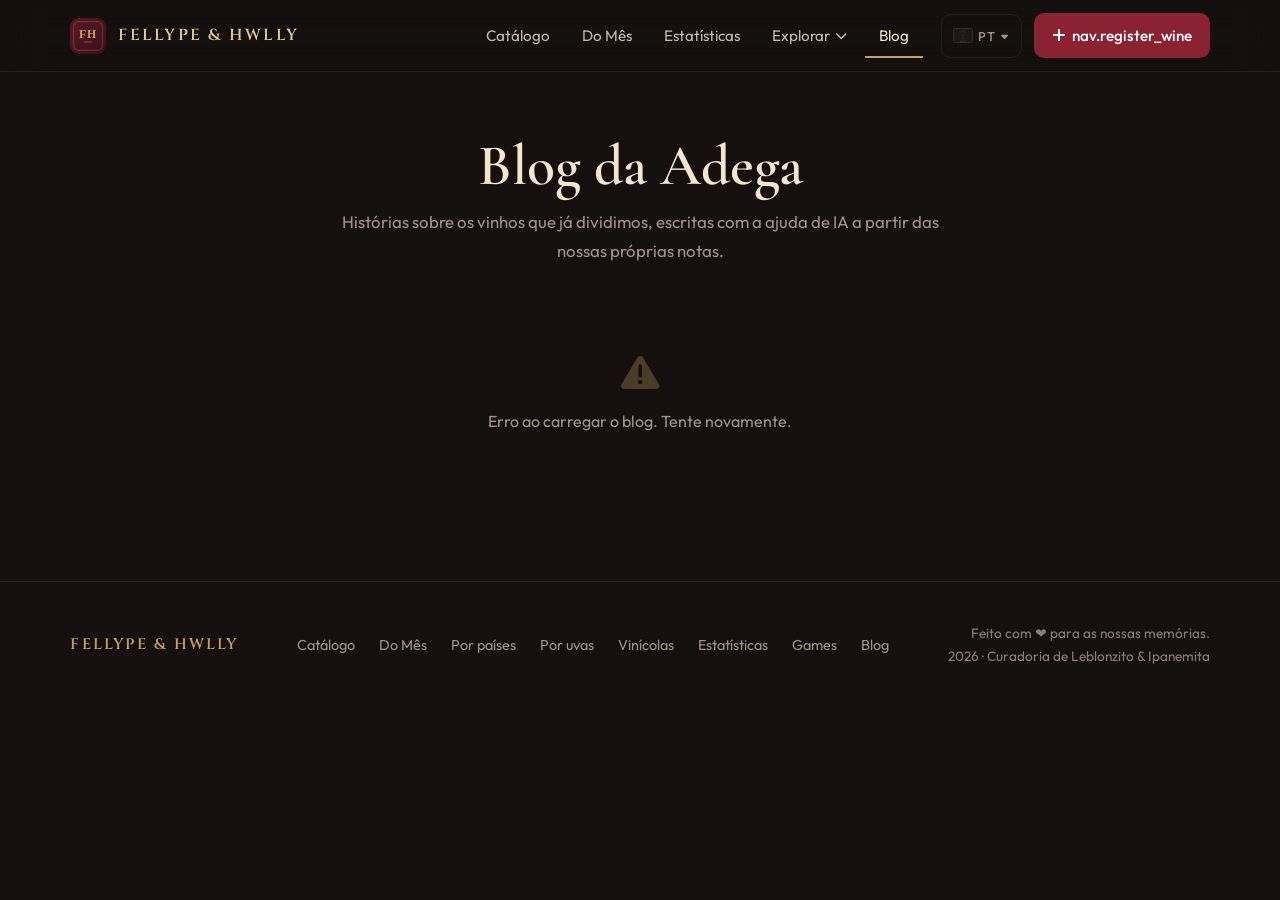
<file: blog.html>
<!DOCTYPE html>
<html lang="pt-br">
<head>
    <meta charset="UTF-8">
    <meta name="viewport" content="width=device-width, initial-scale=1.0">
    <title>Blog da Adega - Fellype & Hwlly</title>
    <meta name="description" content="Histórias e resenhas sobre os vinhos que já degustamos, escritas com a ajuda de IA a partir das nossas próprias notas.">
    <meta name="keywords" content="blog de vinhos, resenhas de vinho, histórias de vinho, Fellype e Hwlly">
    <meta property="og:title" content="Blog da Adega | Fellype & Hwlly">
    <meta property="og:description" content="Histórias e resenhas sobre os vinhos que já degustamos.">
    <meta property="og:type" content="website">
    <meta property="og:url" content="https://fellypehwlly-adega.space/blog.html">
    <link rel="canonical" href="https://fellypehwlly-adega.space/blog.html">
    <meta property="og:image" content="https://fellypehwlly-adega.space/assets/og-image.png">
    <meta property="og:locale" content="pt_BR">

    <link rel="manifest" href="manifest.json">
    <meta name="theme-color" content="#15100f">
    <meta name="twitter:card" content="summary_large_image">
    <meta name="color-scheme" content="dark">
    <link rel="icon" type="image/svg+xml" href="assets/favicon.svg">
    <link rel="alternate icon" href="assets/icon-192.png">
    <link rel="apple-touch-icon" href="assets/icon-180.png">

    <link rel="stylesheet" href="https://cdnjs.cloudflare.com/ajax/libs/font-awesome/6.0.0/css/all.min.css">
    <link rel="preconnect" href="https://lh3.googleusercontent.com">
    <link rel="preconnect" href="https://fonts.googleapis.com">
    <link rel="preconnect" href="https://fonts.gstatic.com" crossorigin>
    <link rel="stylesheet" href="https://fonts.googleapis.com/css2?family=Cinzel:wght@500;600&amp;family=Cormorant+Garamond:ital,wght@0,500;0,600;0,700;1,500&amp;family=Outfit:wght@300;400;500;600&amp;display=swap">
    <link rel="stylesheet" href="shared.css">

    <style>
        .container { max-width: 1000px; margin: 0 auto; padding: 0 5% 70px; }

        .blog-header {
            padding: clamp(40px, 6vw, 64px) 20px 8px;
            text-align: center;
        }
        .blog-header h1 {
            color: var(--titulo);
            font-size: clamp(2.4rem, 5vw, 3.6rem);
            line-height: 1.05;
            margin: 0 0 6px;
        }
        .blog-header p {
            color: var(--subtexto);
            font-size: 1.05rem;
            margin: 12px auto 20px;
            max-width: 56ch;
        }

        .blog-grid {
            display: grid;
            grid-template-columns: repeat(auto-fill, minmax(320px, 1fr));
            gap: 22px;
            padding: 30px 0;
        }

        .blog-card {
            background: var(--card);
            border: 1px solid #2E2523;
            border-radius: 18px;
            overflow: hidden;
            cursor: pointer;
            transition: var(--transicao);
            display: flex;
            flex-direction: column;
            text-decoration: none;
            color: inherit;
        }
        .blog-card:hover { transform: translateY(-3px); border-color: var(--borda-dourada); }

        .blog-card-img { width: 100%; aspect-ratio: 16 / 9; object-fit: cover; background: var(--card-alt); display: block; }

        .blog-card-body { padding: 18px 20px 22px; }

        .blog-card-data {
            font-size: 0.75rem;
            font-weight: 600;
            color: var(--dourado);
            text-transform: uppercase;
            letter-spacing: 0.16em;
            font-family: var(--font-corpo);
        }

        .blog-card-titulo {
            color: var(--titulo);
            font-size: 1.75rem;
            line-height: 1.12;
            margin: 8px 0 10px;
        }

        .blog-card-excerto {
            font-size: 0.98rem;
            line-height: 1.65;
            color: var(--texto-suave);
            font-family: 'Outfit', sans-serif;
            display: -webkit-box;
            -webkit-line-clamp: 3;
            -webkit-box-orient: vertical;
            overflow: hidden;
        }

        .blog-card-ler-mais {
            margin-top: 12px;
            font-size: 0.95rem;
            color: var(--dourado-claro);
            font-family: var(--font-corpo);
            font-weight: 500;
        }

        .blog-empty {
            text-align: center;
            padding: 60px 20px;
            color: var(--subtexto);
            font-family: 'Outfit', sans-serif;
        }
        .blog-empty i { font-size: 2.4rem; display: block; margin-bottom: 16px; color: rgba(198, 161, 91, 0.3); }

        @media (max-width: 480px) {
            .blog-grid { grid-template-columns: 1fr; gap: 16px; padding: 20px 0; }
        }
    </style>
</head>
<body>

    <div id="navbar-placeholder"></div>

    <div class="blog-header">
        <h1 data-i18n="blog.title">Blog da Adega</h1>
        <p data-i18n="blog.subtitle">Histórias sobre os vinhos que já dividimos, escritas com a ajuda de IA a partir das nossas próprias notas.</p>
    </div>

    <main class="container" id="main-content"></main>

    <div id="footer-placeholder"></div>

    <script src="i18n.js"></script>
    <script src="nav.js"></script>
    <script>
        const SCRIPT_URL_BLOG = "https://script.google.com/macros/s/AKfycbxvM8_kK9_BXLAhhEjdmsAIgofCEjWvw-BcPXx4G1GEXeKkJwILDCkckuvg29FsiHFf/exec";
        const IMG_PADRAO_BLOG = "assets/wine-placeholder.svg";

        function resolveFotoBlog(v) {
            let urlFinal = IMG_PADRAO_BLOG;
            const fotoRaw = v['Foto'] || v['foto'];
            if (fotoRaw && fotoRaw.length > 10) {
                if (fotoRaw.startsWith('data:image')) {
                    urlFinal = fotoRaw;
                } else if (fotoRaw.includes('drive.google.com')) {
                    const id = fotoRaw.match(/[-\w]{25,}/);
                    urlFinal = id ? `https://lh3.googleusercontent.com/d/${id[0]}` : fotoRaw;
                } else {
                    urlFinal = fotoRaw;
                }
            }
            return urlFinal;
        }

        function toVinhoObjBlog(v, idx, total) {
            return {
                nome: v['Nome do Vinho'],
                produtor: v['Produtor'] || v['Vinícola'] || '',
                pais: v['País'] || v['Pais'],
                regiao: v['Região'] || v['Regiao'],
                uva: v['Uva(s)'] || v['Uva'],
                tipo: v['Tipo'],
                safra: v['Safra'],
                teor: v['Teor Alcoólico'] || v['Teor'],
                classificacao: v['Classificação'] || v['Classificacao'],
                data: v['Ano de Consumo'] || v['Data'],
                notaF: parseFloat(String(v['Pontuação Fellype'] || '').replace(',', '.')) || null,
                notaH: parseFloat(String(v['Pontuação Hwlly'] || '').replace(',', '.')) || null,
                foto: resolveFotoBlog(v),
                numero: idx >= 0 ? total - idx : null,
                artigo: v['Artigo'] || null,
                artigoPublicado: v['Artigo Publicado'] === 'SIM' || v['Artigo Publicado'] === true,
                linha: v['_linha'] || null,
            };
        }

        async function carregarBlog() {
            const main = document.getElementById('main-content');
            try {
                const data = await fetchWithCache(SCRIPT_URL_BLOG);
                const publicados = data
                    .map((v, i) => ({ raw: v, idx: i }))
                    .filter(({ raw }) => (raw['Artigo Publicado'] === 'SIM' || raw['Artigo Publicado'] === true) && raw['Artigo']);

                if (!publicados.length) {
                    main.innerHTML = `
                        <div class="blog-empty">
                            <i class="fas fa-feather-alt" aria-hidden="true"></i>
                            <p>${I18N.t('blog.empty_text')}</p>
                        </div>`;
                    return;
                }

                main.innerHTML = `<div class="blog-grid">
                    ${publicados.map(({ raw, idx }) => {
                        const vinhoObj = toVinhoObjBlog(raw, idx, data.length);
                        const foto = vinhoObj.foto;
                        const artigo = String(vinhoObj.artigo || '');
                        const excerto = artigo.length > 180 ? artigo.slice(0, 180).trim() + '…' : artigo;
                        const href = vinhoObj.linha
                            ? `post.html?linha=${vinhoObj.linha}`
                            : `post.html?vinho=${encodeURIComponent(vinhoObj.nome || '')}`;
                        return `
                        <a class="blog-card" href="${href}" aria-label="${vinhoObj.nome || ''}">
                            <img class="blog-card-img" src="${foto}" loading="lazy" onerror="this.src='${IMG_PADRAO_BLOG}'" alt="${vinhoObj.nome || ''}">
                            <div class="blog-card-body">
                                <div class="blog-card-data">${vinhoObj.data || ''}</div>
                                <h2 class="blog-card-titulo">${vinhoObj.nome || ''}</h2>
                                <p class="blog-card-excerto">${excerto}</p>
                                <div class="blog-card-ler-mais">${I18N.t('blog.read_more')} →</div>
                            </div>
                        </a>`;
                    }).join('')}
                </div>`;
            } catch (e) {
                main.innerHTML = `
                    <div class="blog-empty">
                        <i class="fas fa-exclamation-triangle" aria-hidden="true"></i>
                        <p>${I18N.t('blog.error_text')}</p>
                    </div>`;
            }
        }

        carregarBlog();
        window.addEventListener('i18n:change', carregarBlog);
        /* Planilha trouxe algo novo (ex.: vinho recém-registrado): redesenha com os dados atualizados */
        window.addEventListener('adega:dados-atualizados', (e) => { if (e.detail && e.detail.url === SCRIPT_URL_BLOG) carregarBlog(); });
    </script>
</body>
</html>
</file>
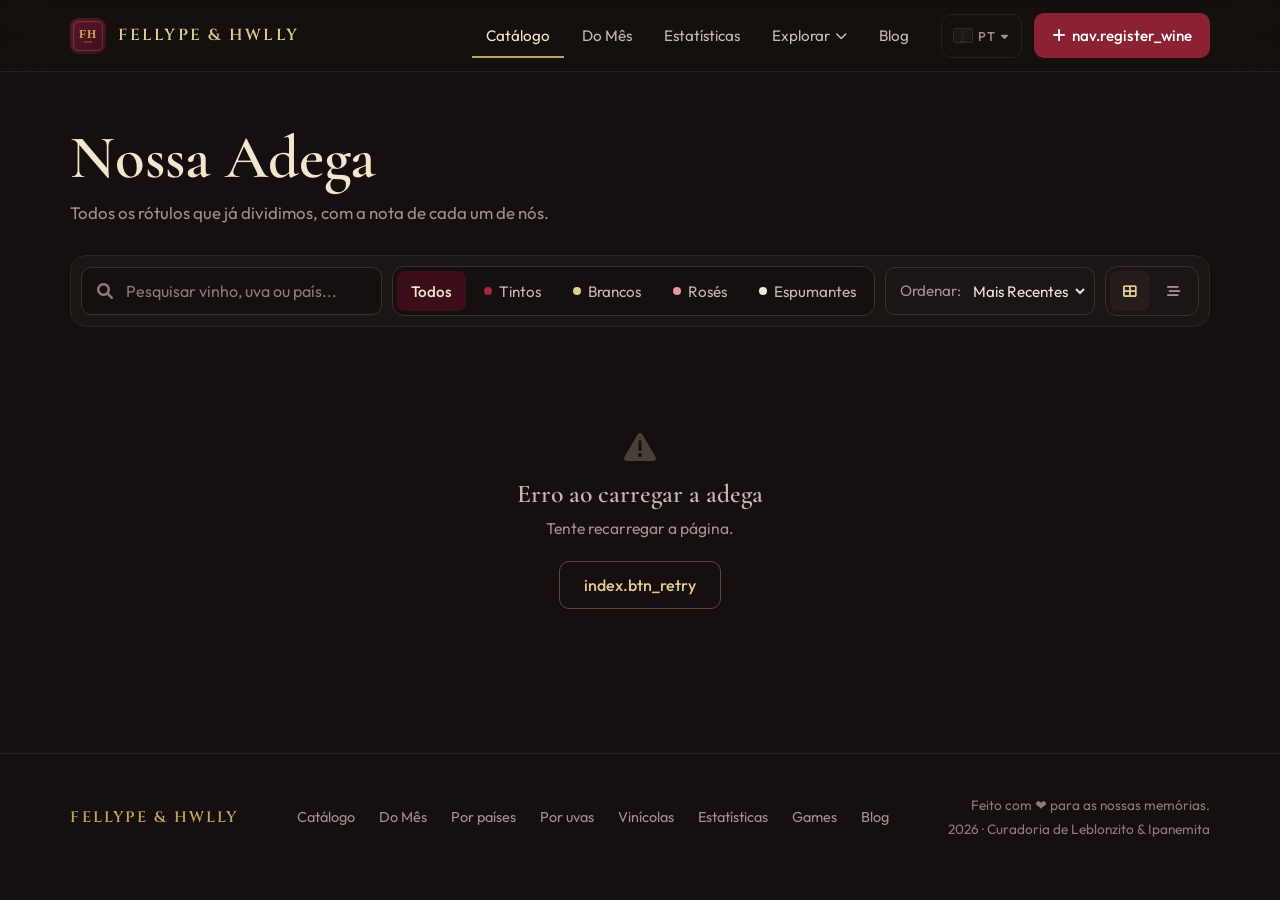
<file: catalogo.html>
<!DOCTYPE html>
<html lang="pt-br">
<head>
    <meta charset="UTF-8">
    <meta name="viewport" content="width=device-width, initial-scale=1.0">
    <title>Catálogo Completo de Vinhos - Fellype & Hwlly</title>
    <meta name="description" content="Explore nossa lista completa com mais de 130 vinhos degustados. Filtre por país, uva ou vinícola.">
    <meta property="og:title" content="Nossa Adega Digital - Catálogo Completo">
    <meta property="og:description" content="Explore nossa lista completa com mais de 95 vinhos degustados.">
    <meta property="og:type" content="website">
    <meta property="og:url" content="https://fellypehwlly-adega.space/catalogo.html">
    <link rel="canonical" href="https://fellypehwlly-adega.space/catalogo.html">
    <meta property="og:image" content="https://fellypehwlly-adega.space/assets/og-image.png">
    <meta property="og:locale" content="pt_BR">

    <link rel="manifest" href="manifest.json">
    <meta name="theme-color" content="#15100f">
    <meta name="twitter:card" content="summary_large_image">
    <meta name="color-scheme" content="dark">
    <link rel="icon" type="image/svg+xml" href="assets/favicon.svg">
    <link rel="alternate icon" href="assets/icon-192.png">
    <link rel="apple-touch-icon" href="assets/icon-180.png">

    <link rel="stylesheet" href="https://cdnjs.cloudflare.com/ajax/libs/font-awesome/6.0.0/css/all.min.css">
    <link rel="preconnect" href="https://lh3.googleusercontent.com">
    <link rel="preconnect" href="https://fonts.googleapis.com">
    <link rel="preconnect" href="https://fonts.gstatic.com" crossorigin>
    <link rel="stylesheet" href="https://fonts.googleapis.com/css2?family=Cinzel:wght@500;600&amp;family=Cormorant+Garamond:ital,wght@0,500;0,600;0,700;1,500&amp;family=Outfit:wght@300;400;500;600&amp;display=swap">
    <link rel="stylesheet" href="shared.css">

    <style>
        .pagina { --gutter: clamp(16px, 5.5vw, 80px); max-width: 1440px; margin: 0 auto; padding: 0 var(--gutter); }

        /* --- CABEÇALHO --- */
        .search-section {
            display: flex;
            flex-wrap: wrap;
            align-items: flex-end;
            justify-content: space-between;
            gap: 12px 24px;
            padding: clamp(36px, 5vw, 56px) 0 28px;
            outline: none;
        }
        .search-section h1 { margin: 0; font-size: clamp(2.6rem, 5vw, 3.8rem); line-height: 1; color: var(--titulo); }
        .search-section p.sub-titulo { margin: 10px 0 0; color: var(--subtexto); font-size: 1.05rem; }

        .result-count { font-size: 0.98rem; color: var(--subtexto); white-space: nowrap; }
        .result-count b { font-family: var(--font-display); font-size: 1.9rem; font-weight: 600; color: var(--dourado-claro); margin-right: 4px; }

        /* --- BARRA ÚNICA DE CONTROLES --- */
        .toolbar {
            position: sticky;
            top: calc(var(--nav-h) + 8px);
            z-index: 50;
            display: flex;
            flex-wrap: wrap;
            align-items: center;
            gap: 10px;
            padding: 10px;
            border-radius: 16px;
            background: rgba(29, 23, 22, 0.96);
            backdrop-filter: blur(16px);
            -webkit-backdrop-filter: blur(16px);
            border: 1px solid #2E2523;
        }

        .search-container { position: relative; flex: 1 1 260px; min-width: 0; }
        .search-container i { position: absolute; left: 16px; top: 50%; transform: translateY(-50%); color: var(--texto-fraco); pointer-events: none; }

        #search {
            width: 100%;
            height: 48px;
            padding: 0 16px 0 44px;
            border-radius: 10px;
            border: 1px solid #3A302D;
            background: var(--bg);
            color: var(--texto);
            outline: none;
            transition: var(--transicao);
            font-size: 1rem;
            font-family: var(--font-corpo);
        }
        #search::placeholder { color: var(--texto-fraco); }
        #search:focus { border-color: var(--dourado); }

        .filters-bar {
            display: flex;
            gap: 4px;
            padding: 4px;
            border-radius: 12px;
            background: var(--bg);
            border: 1px solid #3A302D;
            overflow-x: auto;
            scrollbar-width: none;
        }
        .filters-bar::-webkit-scrollbar { display: none; }

        .filter-chip {
            display: inline-flex;
            align-items: center;
            gap: 7px;
            height: 40px;
            padding: 0 14px;
            border-radius: 8px;
            border: none;
            background: none;
            color: var(--texto-suave);
            font-family: var(--font-corpo);
            font-size: 0.95rem;
            cursor: pointer;
            white-space: nowrap;
            transition: var(--transicao);
        }
        .filter-chip:hover { color: var(--titulo); background: var(--superficie-hover); }
        .filter-chip.active { background: var(--vinho-escuro); color: var(--titulo); font-weight: 500; }
        .filter-chip .tipo-ponto { width: 8px; height: 8px; border-radius: 50%; flex-shrink: 0; }

        .sort-bar {
            display: flex;
            align-items: center;
            gap: 8px;
            height: 48px;
            padding: 0 6px 0 14px;
            border-radius: 10px;
            border: 1px solid #3A302D;
            font-size: 0.95rem;
            color: var(--subtexto);
        }
        .sort-bar select {
            height: 44px;
            border: none;
            background: transparent;
            color: var(--texto);
            font-family: var(--font-corpo);
            font-size: 0.95rem;
            cursor: pointer;
            padding-right: 4px;
        }
        .sort-bar select option { background: var(--card); color: var(--texto); }

        .view-toggle { display: flex; gap: 4px; padding: 4px; border-radius: 12px; border: 1px solid #3A302D; }
        .view-btn {
            width: 40px;
            height: 40px;
            border-radius: 8px;
            border: none;
            background: none;
            color: var(--subtexto);
            cursor: pointer;
            display: inline-flex;
            align-items: center;
            justify-content: center;
            transition: var(--transicao);
        }
        .view-btn:hover { color: var(--titulo); }
        .view-btn.active { background: var(--card-alt); color: var(--dourado-claro); }

        /* --- GRID E CARDS --- */
        .vinho-grid {
            display: grid;
            grid-template-columns: repeat(auto-fill, minmax(250px, 1fr));
            gap: 24px;
            padding: 32px 0 72px;
        }

        .vinho-card {
            display: flex;
            flex-direction: column;
            background: var(--card);
            border-radius: 16px;
            overflow: hidden;
            border: 1px solid #2E2523;
            transition: var(--transicao);
            cursor: pointer;
        }
        .vinho-card:hover { border-color: var(--borda-dourada); transform: translateY(-3px); }

        .vinho-img-container { position: relative; width: 100%; aspect-ratio: 4 / 5; background: var(--card-alt); overflow: hidden; }
        .vinho-img { width: 100%; height: 100%; object-fit: cover; display: block; transition: transform 0.5s ease; }
        .vinho-card:hover .vinho-img { transform: scale(1.04); }

        .card-tag {
            position: absolute;
            top: 12px;
            display: inline-flex;
            align-items: center;
            gap: 6px;
            padding: 5px 10px;
            border-radius: 999px;
            background: rgba(21, 16, 15, 0.88);
            font-size: 0.8rem;
            color: var(--texto-suave);
        }
        .card-tag.tipo { left: 12px; }
        .card-tag.media { right: 12px; font-family: var(--font-display); font-weight: 600; font-size: 1.15rem; line-height: 1.1; color: var(--dourado-claro); }
        .card-tag .tipo-ponto { width: 8px; height: 8px; border-radius: 50%; }

        .vinho-info { padding: 16px 18px 18px; display: flex; flex-direction: column; gap: 6px; flex-grow: 1; }

        .vinho-nome { margin: 0; font-size: 1.4rem; line-height: 1.15; color: var(--titulo); }
        .vinho-detalhes { font-size: 0.92rem; color: var(--subtexto); line-height: 1.5; }
        .vinho-flag-icon { width: 16px; height: 11px; object-fit: cover; border-radius: 2px; vertical-align: -1px; margin-right: 6px; }
        .vinho-data { font-size: 0.85rem; color: var(--texto-fraco); }

        .notas {
            display: flex;
            justify-content: space-between;
            gap: 10px;
            margin-top: auto;
            padding-top: 12px;
            border-top: 1px solid #2E2523;
            font-size: 0.88rem;
            color: var(--subtexto);
        }
        .notas b { color: var(--dourado-claro); font-weight: 600; margin-left: 4px; }
        .vinho-info .notas { margin-top: 8px; }

        /* --- EMPTY STATE --- */
        .empty-state { text-align: center; padding: 72px 20px; color: var(--subtexto); grid-column: 1 / -1; }
        .empty-state i { font-size: 2rem; color: #4A3E39; margin-bottom: 16px; display: block; }
        .empty-state h3 { color: var(--texto-suave); font-size: 1.6rem; margin: 0 0 6px; }
        .empty-state p { margin: 0; font-size: 0.98rem; color: var(--subtexto); }
        .btn-limpar { margin-top: 20px; }

        /* --- SKELETON --- */
        .skeleton-card { background: var(--card); border-radius: 16px; overflow: hidden; border: 1px solid #2E2523; }
        .sk-img { aspect-ratio: 4 / 5; }
        .sk-body { padding: 18px; }
        .sk-line { height: 13px; border-radius: 4px; margin-bottom: 10px; }
        .sk-line.short { width: 40%; }
        .sk-line.med { width: 70%; }

        /* --- LINHA DO TEMPO --- */
        .timeline-container { max-width: 760px; margin: 0 auto; padding: 36px 0 72px; }
        .timeline-month { margin-bottom: 36px; }
        .timeline-month-label {
            font-size: 1.7rem;
            color: var(--titulo);
            margin: 0 0 16px;
            padding-left: 40px;
            position: relative;
        }
        .timeline-month-label::before {
            content: '';
            position: absolute;
            left: 7px;
            top: 50%;
            transform: translateY(-50%);
            width: 10px; height: 10px;
            border-radius: 50%;
            background: var(--dourado);
        }
        .timeline-track { position: relative; padding-left: 40px; margin-left: 11px; border-left: 1px solid #3A302D; }
        .timeline-item { position: relative; margin-bottom: 12px; cursor: pointer; }
        .timeline-item::before {
            content: '';
            position: absolute;
            left: -45px;
            top: 50%;
            width: 9px; height: 9px;
            border-radius: 50%;
            transform: translateY(-50%);
            background: #5A4A3E;
        }
        .timeline-card {
            display: flex;
            gap: 14px;
            align-items: center;
            background: var(--card);
            border: 1px solid #2E2523;
            border-radius: 14px;
            padding: 12px;
            transition: var(--transicao);
        }
        .timeline-card:hover { border-color: var(--borda-dourada); }
        .timeline-img { width: 60px; height: 60px; border-radius: 10px; object-fit: cover; flex-shrink: 0; background: var(--card-alt); }
        .timeline-info { flex: 1; min-width: 0; }
        .timeline-date { font-size: 0.85rem; color: var(--texto-fraco); }
        .timeline-nome { font-family: var(--font-display); color: var(--titulo); font-size: 1.3rem; font-weight: 600; line-height: 1.2; margin: 1px 0; white-space: nowrap; overflow: hidden; text-overflow: ellipsis; }
        .timeline-meta { font-size: 0.9rem; color: var(--subtexto); }
        .timeline-nota { font-family: var(--font-display); color: var(--dourado-claro); font-weight: 600; font-size: 1.4rem; flex-shrink: 0; }

        @media (max-width: 860px) {
            .toolbar { position: static; }
            .filters-bar { order: 3; flex: 1 1 100%; }
            .search-container { flex-basis: 100%; }
            .sort-bar { flex: 1 1 auto; }
            .sort-bar select { flex: 1; }
        }

        @media (max-width: 560px) {
            .vinho-grid { grid-template-columns: 1fr 1fr; gap: 12px; padding-top: 20px; }
            .vinho-img-container { aspect-ratio: 1 / 1; }
            .vinho-info { padding: 12px; }
            .vinho-nome { font-size: 1.15rem; }
            .vinho-detalhes { font-size: 0.85rem; }
            .vinho-data { display: none; }
            .notas { flex-direction: column; gap: 2px; font-size: 0.82rem; }
            .card-tag.tipo { display: none; }
            .timeline-track { padding-left: 26px; margin-left: 6px; }
            .timeline-month-label { padding-left: 26px; font-size: 1.45rem; }
            .timeline-item::before { left: -31px; }
            .timeline-img { width: 50px; height: 50px; }
        }

        @media (max-width: 360px) {
            .vinho-grid { grid-template-columns: 1fr; }
        }
    </style>
</head>
<body>

    <div id="navbar-placeholder"></div>

    <main class="pagina">
    <div class="search-section">
        <div>
            <h1 data-i18n="catalogo.title">Nossa Adega</h1>
            <p class="sub-titulo" data-i18n="catalogo.subtitle">Todos os rótulos que já dividimos, com a nota de cada um de nós.</p>
        </div>
        <div class="result-count" id="result-count" aria-live="polite"></div>
    </div>

    <div class="toolbar" role="search">
        <div class="search-container">
            <i class="fas fa-search" aria-hidden="true"></i>
            <input type="search" id="search" data-i18n-placeholder="catalogo.search_placeholder" placeholder="Pesquisar vinho, uva ou país..." data-i18n-aria-label="catalogo.search_placeholder" aria-label="Pesquisar vinho" autocomplete="off">
        </div>

        <div class="filters-bar" id="filters-bar">
            <button type="button" class="filter-chip active" data-filter="todos" aria-pressed="true"><span data-i18n="catalogo.filter_all">Todos</span></button>
            <button type="button" class="filter-chip" data-filter="Tinto" aria-pressed="false"><span class="tipo-ponto" style="background:var(--tipo-tinto)"></span><span data-i18n="catalogo.filter_red">Tintos</span></button>
            <button type="button" class="filter-chip" data-filter="Branco" aria-pressed="false"><span class="tipo-ponto" style="background:var(--tipo-branco)"></span><span data-i18n="catalogo.filter_white">Brancos</span></button>
            <button type="button" class="filter-chip" data-filter="Rosé" aria-pressed="false"><span class="tipo-ponto" style="background:var(--tipo-rose)"></span><span data-i18n="catalogo.filter_rose">Rosés</span></button>
            <button type="button" class="filter-chip" data-filter="Espumante" aria-pressed="false"><span class="tipo-ponto" style="background:var(--tipo-espumante)"></span><span data-i18n="catalogo.filter_sparkling">Espumantes</span></button>
        </div>

        <label class="sort-bar" id="sort-bar">
            <span data-i18n="catalogo.sort_label">Ordenar:</span>
            <select id="sort-select">
                <option value="recentes" data-i18n="catalogo.sort_recent">Mais Recentes</option>
                <option value="nota-desc" data-i18n="catalogo.sort_rating_desc">Maior Nota</option>
                <option value="nota-asc" data-i18n="catalogo.sort_rating_asc">Menor Nota</option>
                <option value="az" data-i18n="catalogo.sort_az">A–Z</option>
            </select>
        </label>

        <div class="view-toggle">
            <button type="button" class="view-btn active" id="view-grade-btn" aria-pressed="true" data-i18n-aria-label="catalogo.view_grid" aria-label="Grade" data-i18n-title="catalogo.view_grid" title="Grade">
                <i class="fas fa-th-large" aria-hidden="true"></i>
            </button>
            <button type="button" class="view-btn" id="view-timeline-btn" aria-pressed="false" data-i18n-aria-label="catalogo.view_timeline" aria-label="Linha do Tempo" data-i18n-title="catalogo.view_timeline" title="Linha do Tempo">
                <i class="fas fa-stream" aria-hidden="true"></i>
            </button>
        </div>
    </div>

    <!-- Skeleton loading -->
    <div class="vinho-grid" id="skeleton-grid">
        <div class="skeleton-card"><div class="sk-img skeleton"></div><div class="sk-body"><div class="sk-line skeleton med"></div><div class="sk-line skeleton short"></div><div class="sk-line skeleton med"></div></div></div>
        <div class="skeleton-card"><div class="sk-img skeleton"></div><div class="sk-body"><div class="sk-line skeleton med"></div><div class="sk-line skeleton short"></div><div class="sk-line skeleton med"></div></div></div>
        <div class="skeleton-card"><div class="sk-img skeleton"></div><div class="sk-body"><div class="sk-line skeleton med"></div><div class="sk-line skeleton short"></div><div class="sk-line skeleton med"></div></div></div>
        <div class="skeleton-card"><div class="sk-img skeleton"></div><div class="sk-body"><div class="sk-line skeleton med"></div><div class="sk-line skeleton short"></div><div class="sk-line skeleton med"></div></div></div>
        <div class="skeleton-card"><div class="sk-img skeleton"></div><div class="sk-body"><div class="sk-line skeleton med"></div><div class="sk-line skeleton short"></div><div class="sk-line skeleton med"></div></div></div>
        <div class="skeleton-card"><div class="sk-img skeleton"></div><div class="sk-body"><div class="sk-line skeleton med"></div><div class="sk-line skeleton short"></div><div class="sk-line skeleton med"></div></div></div>
    </div>

    <div class="vinho-grid" id="vinho-grid" style="display:none;"></div>
    <div class="timeline-container" id="timeline-container" style="display:none;"></div>
    </main>

    <div id="footer-placeholder"></div>

    <script src="i18n.js"></script>
    <script src="nav.js"></script>
    <script>
        const SCRIPT_URL = "https://script.google.com/macros/s/AKfycbxvM8_kK9_BXLAhhEjdmsAIgofCEjWvw-BcPXx4G1GEXeKkJwILDCkckuvg29FsiHFf/exec";
        const IMG_PADRAO = "assets/wine-placeholder.svg";
const getFlagUrl = (pais) => {
    if (!pais) return 'https://flagcdn.com/w80/un.png';
    const n = pais.normalize("NFD").replace(/[̀-ͯ]/g, "").toLowerCase().trim();
    const flags = {
        "franca": "fr", "italia": "it", "espanha": "es", "portugal": "pt", "chile": "cl",
        "argentina": "ar", "estados unidos": "us", "eua": "us", "brasil": "br", "alemanha": "de",
        "austria": "at", "australia": "au", "nova zelandia": "nz", "africa do sul": "za",
        "uruguai": "uy", "hungria": "hu", "grecia": "gr", "georgia": "ge", "suica": "ch",
        "israel": "il", "libano": "lb", "romenia": "ro", "bulgaria": "bg", "croacia": "hr",
        "eslovenia": "si", "moldavia": "md", "canada": "ca", "inglaterra": "gb", "reino unido": "gb",
        "japao": "jp", "china": "cn"
    };
    return `https://flagcdn.com/w80/${flags[n] || "un"}.png`;
};
        const esc = (s) => String(s ?? '')
            .replace(/&/g, '&amp;').replace(/</g, '&lt;').replace(/>/g, '&gt;')
            .replace(/"/g, '&quot;').replace(/'/g, '&#39;');
        const fmtNota = (n) => {
            const lang = I18N.getLang();
            return Number(n).toLocaleString(lang === 'pt' ? 'pt-BR' : lang, { minimumFractionDigits: 1, maximumFractionDigits: 1 });
        };
        const TIPO_COR = [['tinto', 'var(--tipo-tinto)'], ['branco', 'var(--tipo-branco)'], ['ros', 'var(--tipo-rose)'], ['espumante', 'var(--tipo-espumante)']];
        const corTipo = (t) => (TIPO_COR.find(([k]) => (t || '').toLowerCase().includes(k)) || [0, 'var(--dourado)'])[1];

        let vinhos = [];
        let filtroAtual = 'todos';
        let ordenacaoAtual = 'recentes';
        let buscaAtual = '';
        let viewMode = localStorage.getItem('adega_view_mode') || 'grade';

        function parseFloat2(val) {
            if (!val) return 0;
            return parseFloat(String(val).replace(',', '.')) || 0;
        }

        function resolveFoto(v) {
            let urlFinal = IMG_PADRAO;
            const fotoRaw = v['Foto'] || v['foto'];
            if (fotoRaw && fotoRaw.length > 10) {
                if (fotoRaw.startsWith('data:image')) {
                    urlFinal = fotoRaw;
                } else if (fotoRaw.includes('drive.google.com')) {
                    const id = fotoRaw.match(/[-\w]{25,}/);
                    urlFinal = id ? `https://lh3.googleusercontent.com/d/${id[0]}` : fotoRaw;
                } else {
                    urlFinal = fotoRaw;
                }
            }
            return urlFinal;
        }

        function toVinhoObj(v) {
            const notaF = parseFloat2(v['Pontuação Fellype']);
            const notaH = parseFloat2(v['Pontuação Hwlly']);
            const idx = vinhos.indexOf(v);
            return {
                nome: v['Nome do Vinho'],
                produtor: v['Produtor'] || v['Vinícola'] || '',
                pais: v['País'] || v['Pais'],
                regiao: v['Região'] || v['Regiao'],
                uva: v['Uva(s)'] || v['Uva'],
                tipo: v['Tipo'],
                safra: v['Safra'],
                teor: v['Teor Alcoólico'] || v['Teor'],
                classificacao: v['Classificação'] || v['Classificacao'],
                data: v['Ano de Consumo'] || v['Data'],
                notaF: notaF || null,
                notaH: notaH || null,
                foto: resolveFoto(v),
                numero: idx >= 0 ? vinhos.length - idx : null,
                artigo: v['Artigo'] || null,
                artigoPublicado: v['Artigo Publicado'] === 'SIM' || v['Artigo Publicado'] === true,
                linha: v['_linha'] || null,
            };
        }

        async function fetchVinhos() {
            try {
                vinhos = await fetchWithCache(SCRIPT_URL);

                // Verificar parâmetro de URL
                const params = new URLSearchParams(window.location.search);
                if (params.get('filtro') === 'ultimos') {
                    ordenacaoAtual = 'recentes';
                    document.getElementById('sort-select').value = 'recentes';
                }

                document.getElementById('skeleton-grid').style.display = 'none';
                document.getElementById('vinho-grid').style.display = 'grid';
                aplicarFiltros();

                const linhaParam = parseInt(params.get('linha'), 10);
                const vinhoParam = params.get('vinho');
                let alvo = null;
                if (linhaParam) {
                    alvo = vinhos.find(v => v['_linha'] === linhaParam);
                } else if (vinhoParam) {
                    // Compatibilidade com links antigos gerados por nome (menos preciso:
                    // se houver dois vinhos com o mesmo nome, pega o primeiro encontrado).
                    alvo = vinhos.find(v => (v['Nome do Vinho'] || '').trim().toLowerCase() === vinhoParam.trim().toLowerCase());
                }
                if (alvo) setTimeout(() => WineModal.open(toVinhoObj(alvo)), 250);
            } catch (e) {
                document.getElementById('skeleton-grid').innerHTML = `
                    <div class="empty-state" style="grid-column:1/-1">
                        <i class="fas fa-exclamation-triangle" aria-hidden="true"></i>
                        <h3>${I18N.t('catalogo.error_title')}</h3>
                        <p>${I18N.t('catalogo.error_text')}</p>
                        <button type="button" class="btn-secundario btn-limpar" onclick="location.reload()">${I18N.t('index.btn_retry')}</button>
                    </div>`;
            }
        }

        function aplicarFiltros() {
            let lista = [...vinhos];

            // Filtro por tipo
            if (filtroAtual !== 'todos') {
                lista = lista.filter(v => {
                    const tipo = (v['Tipo'] || v['tipo'] || '').toLowerCase();
                    return tipo.includes(filtroAtual.toLowerCase());
                });
            }

            // Busca textual
            if (buscaAtual) {
                lista = lista.filter(v =>
                    Object.values(v).some(val => val && val.toString().toLowerCase().includes(buscaAtual))
                );
            }

            // Ordenação
            if (ordenacaoAtual === 'nota-desc') {
                lista.sort((a, b) => {
                    const ma = (parseFloat2(a['Pontuação Fellype']) + parseFloat2(a['Pontuação Hwlly'])) / 2;
                    const mb = (parseFloat2(b['Pontuação Fellype']) + parseFloat2(b['Pontuação Hwlly'])) / 2;
                    return mb - ma;
                });
            } else if (ordenacaoAtual === 'nota-asc') {
                lista.sort((a, b) => {
                    const ma = (parseFloat2(a['Pontuação Fellype']) + parseFloat2(a['Pontuação Hwlly'])) / 2;
                    const mb = (parseFloat2(b['Pontuação Fellype']) + parseFloat2(b['Pontuação Hwlly'])) / 2;
                    return ma - mb;
                });
            } else if (ordenacaoAtual === 'az') {
                lista.sort((a, b) => (a['Nome do Vinho'] || '').localeCompare(b['Nome do Vinho'] || ''));
            }
            // 'recentes' = ordem padrão da API

            if (viewMode === 'timeline') {
                renderTimeline(lista);
            } else {
                renderVinhos(lista);
            }
        }

        function parseDataVinho(str) {
            if (!str) return null;
            const s = String(str).trim();
            let m = s.match(/^(\d{4})-(\d{1,2})-(\d{1,2})/);
            if (m) return { year: +m[1], month: +m[2] };
            m = s.match(/^(\d{1,2})\/(\d{1,2})\/(\d{4})/);
            if (m) return { year: +m[3], month: +m[2] };
            m = s.match(/^(\d{4})$/);
            if (m) return { year: +m[1], month: null };
            return null;
        }

        const MESES_PT = ['Janeiro', 'Fevereiro', 'Março', 'Abril', 'Maio', 'Junho', 'Julho', 'Agosto', 'Setembro', 'Outubro', 'Novembro', 'Dezembro'];

        function renderTimeline(lista) {
            const container = document.getElementById('timeline-container');
            const grid = document.getElementById('vinho-grid');
            const count = document.getElementById('result-count');
            grid.style.display = 'none';
            container.style.display = 'block';

            if (lista.length === 0) {
                count.textContent = '';
                container.innerHTML = `
                    <div class="empty-state">
                        <i class="fas fa-wine-glass" aria-hidden="true"></i>
                        <h3>${I18N.t('catalogo.empty_title')}</h3>
                        <p>${I18N.t('catalogo.empty_text')}</p>
                        <button type="button" class="btn-secundario btn-limpar" onclick="limparFiltros()">${I18N.t('catalogo.btn_clear')}</button>
                    </div>`;
                return;
            }

            count.innerHTML = `<b>${lista.length}</b>${lista.length !== 1 ? I18N.t('catalogo.result_plural') : I18N.t('catalogo.result_singular')}`;

            const comData = [];
            const semData = [];
            lista.forEach(v => {
                const d = parseDataVinho(v['Ano de Consumo'] || v['Data']);
                if (d) comData.push({ v, d });
                else semData.push({ v, d: null });
            });
            comData.sort((a, b) => (b.d.year - a.d.year) || ((b.d.month || 0) - (a.d.month || 0)));

            const grupos = [];
            let grupoAtual = null;
            comData.forEach(({ v, d }) => {
                const chave = d.month ? `${d.year}-${d.month}` : `${d.year}`;
                if (!grupoAtual || grupoAtual.chave !== chave) {
                    grupoAtual = {
                        chave,
                        label: d.month ? `${MESES_PT[d.month - 1]} ${d.year}` : String(d.year),
                        itens: [],
                    };
                    grupos.push(grupoAtual);
                }
                grupoAtual.itens.push(v);
            });
            if (semData.length) {
                grupos.push({ chave: 'sem-data', label: I18N.t('catalogo.timeline_no_date'), itens: semData.map(s => s.v) });
            }

            container.innerHTML = grupos.map(g => `
                <div class="timeline-month">
                    <h2 class="timeline-month-label">${g.label}</h2>
                    <div class="timeline-track">
                        ${g.itens.map(v => {
                            const urlFinal = resolveFoto(v);
                            const notaF = parseFloat2(v['Pontuação Fellype']);
                            const notaH = parseFloat2(v['Pontuação Hwlly']);
                            const media = (notaF > 0 && notaH > 0) ? ((notaF + notaH) / 2).toFixed(1) : (notaF || notaH || null);
                            const vinhoObj = toVinhoObj(v);
                            return `
                            <div class="timeline-item" onclick='WineModal.open(${JSON.stringify(vinhoObj).replace(/&/g, '&amp;').replace(/'/g, '&#39;')})' tabindex="0" role="button" aria-label="${I18N.t('common.view_details', { nome: v['Nome do Vinho'] || I18N.t('catalogo.special_label') })}">
                                <div class="timeline-card">
                                    <img class="timeline-img" src="${urlFinal}" loading="lazy" onerror="this.src='${IMG_PADRAO}'" alt="${v['Nome do Vinho'] || I18N.t('modal.wine_photo')}">
                                    <div class="timeline-info">
                                        <div class="timeline-date">${v['Ano de Consumo'] || v['Data'] || ''}</div>
                                        <div class="timeline-nome">${v['Nome do Vinho'] || I18N.t('catalogo.special_label')}</div>
                                        <div class="timeline-meta">${I18N.translateCountry(v['País']) || ''}${(v['Uva(s)'] || v['Uva']) ? ' · ' + (v['Uva(s)'] || v['Uva']) : ''}</div>
                                    </div>
                                    <div class="timeline-nota">${media ? fmtNota(media) : ''}</div>
                                </div>
                            </div>`;
                        }).join('')}
                    </div>
                </div>`).join('');

            container.querySelectorAll('[role="button"]').forEach(item => {
                item.addEventListener('keypress', (e) => {
                    if (e.key === 'Enter') item.click();
                });
            });
        }

        function setViewMode(modo) {
            viewMode = modo;
            try { localStorage.setItem('adega_view_mode', modo); } catch (e) {}
            const bg = document.getElementById('view-grade-btn'), bt = document.getElementById('view-timeline-btn');
            bg.classList.toggle('active', modo === 'grade'); bg.setAttribute('aria-pressed', modo === 'grade');
            bt.classList.toggle('active', modo === 'timeline'); bt.setAttribute('aria-pressed', modo === 'timeline');
            document.getElementById('sort-bar').style.display = modo === 'timeline' ? 'none' : 'flex';
            if (vinhos.length) aplicarFiltros();
        }

        function renderVinhos(lista) {
            const grid = document.getElementById('vinho-grid');
            const count = document.getElementById('result-count');
            document.getElementById('timeline-container').style.display = 'none';
            grid.style.display = 'grid';

            if (lista.length === 0) {
                count.textContent = '';
                grid.innerHTML = `
                    <div class="empty-state">
                        <i class="fas fa-wine-glass" aria-hidden="true"></i>
                        <h3>${I18N.t('catalogo.empty_title')}</h3>
                        <p>${I18N.t('catalogo.empty_text')}</p>
                        <button type="button" class="btn-secundario btn-limpar" onclick="limparFiltros()">${I18N.t('catalogo.btn_clear')}</button>
                    </div>`;
                return;
            }

            count.innerHTML = `<b>${lista.length}</b>${lista.length !== 1 ? I18N.t('catalogo.result_plural') : I18N.t('catalogo.result_singular')}`;

            grid.innerHTML = lista.map(v => {
                const urlFinal = resolveFoto(v);
                const notaF = parseFloat2(v['Pontuação Fellype']);
                const notaH = parseFloat2(v['Pontuação Hwlly']);
                const vinhoObj = toVinhoObj(v);

                const media = (notaF > 0 && notaH > 0) ? (notaF + notaH) / 2 : (notaF || notaH || 0);
                const nome = esc(v['Nome do Vinho'] || I18N.t('catalogo.special_label'));
                const tipo = v['Tipo'] || v['tipo'] || '';
                const pais = v['País'] || v['Pais'];
                const uva = v['Uva(s)'] || v['Uva'];
                const regiao = v['Região'] || v['Regiao'];
                const data = v['Ano de Consumo'] || v['Data'];

                return `
                <div class="vinho-card" onclick='WineModal.open(${JSON.stringify(vinhoObj).replace(/&/g, '&amp;').replace(/'/g, '&#39;')})' tabindex="0" role="button" aria-label="${esc(I18N.t('common.view_details', { nome: v['Nome do Vinho'] || I18N.t('catalogo.special_label') }))}">
                    <div class="vinho-img-container">
                        <img class="vinho-img" src="${urlFinal}" loading="lazy" onerror="this.src='${IMG_PADRAO}'" alt="" width="400" height="500">
                        ${tipo ? `<span class="card-tag tipo"><span class="tipo-ponto" style="background:${corTipo(tipo)}"></span>${esc(I18N.translateTipo(tipo))}</span>` : ''}
                        ${media ? `<span class="card-tag media">${fmtNota(media)}</span>` : ''}
                    </div>
                    <div class="vinho-info">
                        <h3 class="vinho-nome">${nome}</h3>
                        <div class="vinho-detalhes">${pais ? `<img src="${getFlagUrl(pais)}" class="vinho-flag-icon" alt="">${esc(I18N.translateCountry(pais))}${regiao ? ' · ' + esc(regiao) : ''}` : esc(I18N.t('catalogo.origin_not_informed'))}<br>${esc(uva || I18N.t('catalogo.grape_not_informed'))}${v['Safra'] ? ' · ' + esc(v['Safra']) : ''}</div>
                        ${data ? `<div class="vinho-data">${esc(I18N.t('modal.tasted_on'))} ${esc(data)}</div>` : ''}
                        <div class="notas">
                            <span>Fellype<b>${notaF ? fmtNota(notaF) : '—'}</b></span>
                            <span>Hwlly<b>${notaH ? fmtNota(notaH) : '—'}</b></span>
                        </div>
                    </div>
                </div>`;
            }).join('');

            // Tecla Enter nos cards (acessibilidade)
            grid.querySelectorAll('[role="button"]').forEach(card => {
                card.addEventListener('keypress', (e) => {
                    if (e.key === 'Enter') card.click();
                });
            });
        }

        function limparFiltros() {
            buscaAtual = '';
            filtroAtual = 'todos';
            document.getElementById('search').value = '';
            document.querySelectorAll('.filter-chip').forEach(c => { const on = c.dataset.filter === 'todos'; c.classList.toggle('active', on); c.setAttribute('aria-pressed', on); });
            aplicarFiltros();
        }

        // Busca
        document.getElementById('search').addEventListener('input', (e) => {
            buscaAtual = e.target.value.toLowerCase();
            aplicarFiltros();
        });

        // Filtros por tipo
        document.getElementById('filters-bar').addEventListener('click', (e) => {
            const chip = e.target.closest('.filter-chip');
            if (!chip) return;
            document.querySelectorAll('.filter-chip').forEach(c => { c.classList.remove('active'); c.setAttribute('aria-pressed', 'false'); });
            chip.classList.add('active');
            chip.setAttribute('aria-pressed', 'true');
            filtroAtual = chip.dataset.filter;
            aplicarFiltros();
        });

        // Ordenação
        document.getElementById('sort-select').addEventListener('change', (e) => {
            ordenacaoAtual = e.target.value;
            aplicarFiltros();
        });

        // Alternância Grade / Linha do Tempo
        document.getElementById('view-grade-btn').addEventListener('click', () => setViewMode('grade'));
        document.getElementById('view-timeline-btn').addEventListener('click', () => setViewMode('timeline'));
        if (viewMode === 'timeline') setViewMode('timeline');

        fetchVinhos();
        window.addEventListener('i18n:change', () => { if (vinhos.length) aplicarFiltros(); });
        /* Planilha trouxe algo novo (ex.: vinho recém-registrado): redesenha com os dados atualizados */
        window.addEventListener('adega:dados-atualizados', (e) => { if (e.detail && e.detail.url === SCRIPT_URL) (async () => { try { vinhos = await fetchWithCache(SCRIPT_URL); aplicarFiltros(); } catch (e) {} })(); });
    </script>
</body>
</html>
</file>
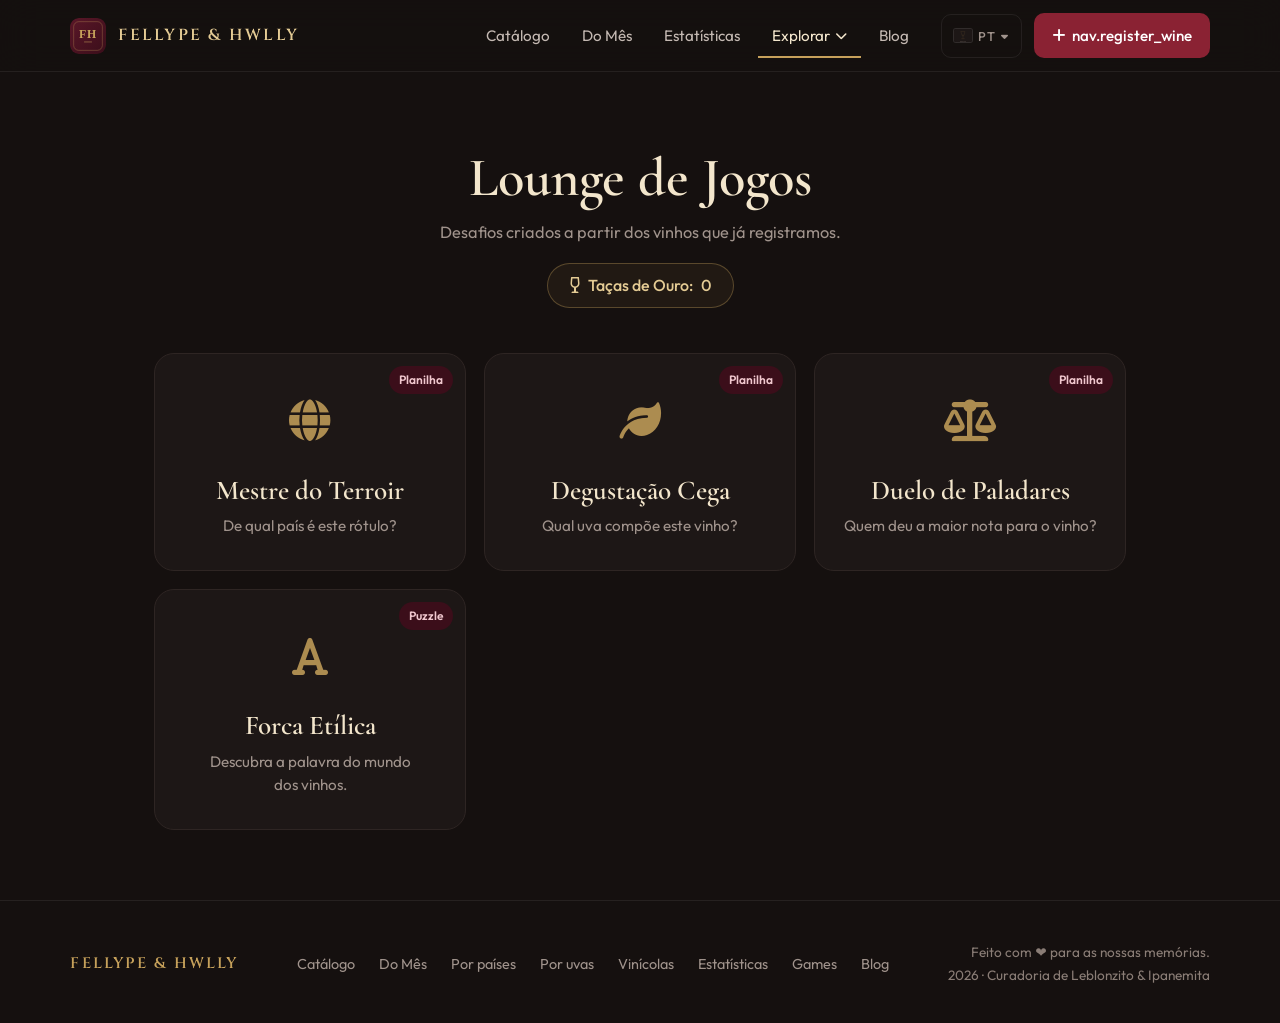
<file: games.html>
<!DOCTYPE html>
<html lang="pt-br">
<head>
    <meta charset="UTF-8">
    <meta name="viewport" content="width=device-width, initial-scale=1.0">
    <title>Lounge de Jogos - Fellype & Hwlly</title>
    <meta name="description" content="Além do vinho, nossos desafios e games temáticos. Teste seus conhecimentos sobre a adega.">
    <meta property="og:title" content="Lounge de Jogos | Adega Fellype & Hwlly">
    <meta property="og:description" content="Teste seus conhecimentos sobre vinhos com jogos baseados na nossa adega real.">
    <meta property="og:type" content="website">
    <meta property="og:url" content="https://fellypehwlly-adega.space/games.html">
    <link rel="canonical" href="https://fellypehwlly-adega.space/games.html">
    <meta property="og:image" content="https://fellypehwlly-adega.space/assets/og-image.png">
    <meta property="og:locale" content="pt_BR">

    <link rel="manifest" href="manifest.json">
    <meta name="theme-color" content="#15100f">
    <meta name="twitter:card" content="summary_large_image">
    <meta name="color-scheme" content="dark">
    <link rel="icon" type="image/svg+xml" href="assets/favicon.svg">
    <link rel="alternate icon" href="assets/icon-192.png">
    <link rel="apple-touch-icon" href="assets/icon-180.png">

    <link rel="stylesheet" href="https://cdnjs.cloudflare.com/ajax/libs/font-awesome/6.0.0/css/all.min.css">
    <link rel="preconnect" href="https://fonts.googleapis.com">
    <link rel="preconnect" href="https://fonts.gstatic.com" crossorigin>
    <link rel="stylesheet" href="https://fonts.googleapis.com/css2?family=Cinzel:wght@500;600&amp;family=Cormorant+Garamond:ital,wght@0,500;0,600;0,700;1,500&amp;family=Outfit:wght@300;400;500;600&amp;display=swap">
    <link rel="stylesheet" href="shared.css">

    <style>
        body { font-family: 'Outfit', sans-serif; min-height: 100vh; display: flex; flex-direction: column; }

        /* --- HEADER & SCORE --- */
        .header-section {
            padding: clamp(40px, 6vw, 64px) 15px 25px;
            position: relative;
        }

        .score-board {
            display: inline-block;
            background: rgba(198, 161, 91, 0.07);
            border: 1px solid rgba(198, 161, 91, 0.35);
            padding: 8px 22px;
            border-radius: 30px;
            color: var(--dourado-claro);
            font-weight: 500;
            font-size: 1rem;
            margin: 0 auto;
            display: flex;
            align-items: center;
            gap: 8px;
            width: fit-content;
            transition: 0.3s;
            font-family: var(--font-corpo);
        }

        .header-score-wrapper { display: flex; justify-content: center; margin-top: 16px; }

        /* --- GRID DE JOGOS --- */
        .container { max-width: 1100px; margin: 0 auto; padding: 20px 5% 70px; flex-grow: 1; width: 100%; box-sizing: border-box; }

        .games-grid { display: grid; grid-template-columns: repeat(auto-fit, minmax(250px, 1fr)); gap: 18px; }

        .game-card {
            background: var(--card);
            border: 1px solid #2E2523;
            border-radius: 20px;
            padding: 32px 22px;
            text-align: center;
            cursor: pointer;
            transition: var(--transicao);
            position: relative;
            overflow: hidden;
        }
        .game-card:hover { transform: translateY(-3px); border-color: var(--borda-dourada); }

        .game-icon { font-size: 2.6rem; color: var(--dourado); margin-bottom: 18px; opacity: 0.85; }
        .game-card h3 { margin: 0 0 8px 0; font-size: 1.7rem; color: var(--titulo); }
        .game-card p { font-size: 0.95rem; color: var(--subtexto); margin: 0; line-height: 1.55; }

        .badge-bot {
            position: absolute;
            top: 12px;
            right: 12px;
            font-size: 0.75rem;
            background: var(--vinho-escuro);
            padding: 4px 10px;
            border-radius: 999px;
            font-weight: 600;
            color: #F0C7CE;
            font-family: var(--font-corpo);
        }

        /* --- TELAS DE JOGO --- */
        .game-screen {
            display: none;
            background: var(--card);
            border: 1px solid #2E2523;
            border-radius: 20px;
            padding: 30px;
            text-align: center;
            position: relative;
            animation: fadeIn 0.4s;
            min-height: 420px;
        }

        .btn-voltar {
            position: absolute; top: 15px; left: 15px;
            background: none; border: 1px solid #7b6e68; color: #b8ada6;
            padding: 0 15px; min-height: 44px; border-radius: 10px; cursor: pointer;
            transition: 0.3s; font-family: 'Outfit', sans-serif;
        }
        .btn-voltar:hover { background: #3a302d; color: #fff; border-color: var(--dourado); }

        .game-title { color: var(--titulo); margin-bottom: 15px; font-size: 2.2rem; }

        .game-wine-img { width: 100px; height: 140px; object-fit: cover; border-radius: 8px; border: 1px solid #5A4A3E; margin-bottom: 10px; }
        .game-wine-name { font-family: var(--font-display); font-size: 1.9rem; color: var(--titulo); margin: 5px 0; font-weight: 600; line-height: 1.15; }
        .game-wine-date { font-size: 0.9rem; color: var(--subtexto); margin-bottom: 20px; font-style: italic; display: none; }
        .quiz-question { font-size: 1.1rem; margin-bottom: 15px; color: var(--dourado-claro); }

        .quiz-options { display: flex; flex-direction: column; gap: 10px; max-width: 350px; margin: 0 auto; }
        .btn-game {
            background: var(--vinho-vivo); color: white;
            border: 1px solid transparent; padding: 12px 25px; min-height: 48px;
            border-radius: 10px; font-size: 1rem; cursor: pointer;
            transition: 0.3s; font-family: var(--font-corpo);
            font-weight: 500; width: 100%; box-sizing: border-box;
        }
        .btn-game:hover { background: #9C2A3D; }
        .btn-game:disabled { cursor: not-allowed; opacity: 0.8; }
        .btn-next { background: var(--dourado); color: var(--bg); margin-top: 20px; width: auto; padding: 10px 30px; display: none; margin-left: auto; margin-right: auto; }

        .feedback-msg { margin-top: 15px; font-weight: bold; font-size: 1.1rem; min-height: 25px; }

        /* --- FORCA --- */
        .forca-visual {
            display: flex; justify-content: center;
            margin: 10px 0 5px;
        }
        .forca-visual svg { width: 120px; height: 130px; }

        .word-display { font-size: 2rem; letter-spacing: 5px; margin: 10px 0 15px; font-family: monospace; color: var(--dourado-claro); word-wrap: break-word; }
        .keyboard { display: flex; flex-wrap: wrap; justify-content: center; gap: 5px; max-width: 500px; margin: 0 auto; }
        .key-btn {
            background: #3a302d; border: 1px solid #7b6e68; color: white;
            width: 35px; height: 35px; border-radius: 5px;
            cursor: pointer; font-weight: bold; transition: 0.2s;
            font-family: 'Outfit', sans-serif;
        }
        .key-btn:hover { background: #7b6e68; }
        .key-btn:disabled { opacity: 0.5; cursor: not-allowed; }

        .loading-data { color: var(--dourado); font-size: 1.2rem; padding: 50px; display: none; text-align: center; }

        @keyframes fadeIn { from { opacity: 0; transform: translateY(10px); } to { opacity: 1; transform: translateY(0); } }

        @media (max-width: 992px) {
            .game-screen { padding: 50px 15px 20px; }
            .btn-voltar { top: 10px; left: 10px; font-size: 0.8rem; }
            .word-display { font-size: 1.5rem; letter-spacing: 3px; }
        }

        @media (max-width: 768px) {
            .games-grid { grid-template-columns: 1fr 1fr; gap: 14px; padding: 20px 4%; }
            .game-card { padding: 20px 16px; }
            .game-card h3 { font-size: 1.5rem; }
            .btn-game { padding: 12px 20px; font-size: 0.95rem; min-height: 44px; }
            .key-btn { width: 36px; height: 40px; font-size: 1rem; }
        }

        @media (max-width: 480px) {
            .games-grid { grid-template-columns: 1fr; gap: 12px; padding: 16px 4%; }
            .key-btn { width: 34px; height: 42px; font-size: 0.95rem; }
            .keyboard { gap: 5px; }
            .word-display { font-size: 1.3rem; letter-spacing: 2px; }
            .btn-game { min-height: 48px; font-size: 1rem; width: 100%; }
            .game-screen { padding: 40px 12px 16px; }
        }

        @media (hover: none) {
            .btn-game:active { transform: scale(0.97); opacity: 0.85; }
            .key-btn:active { background: var(--dourado); color: #000; }
            .game-card:active { transform: translateY(-3px); }
        }
    </style>
</head>
<body>

    <div id="navbar-placeholder"></div>

    <header class="header-section">
        <h1 data-i18n="games.title">Lounge de Jogos</h1>
        <p class="subtitulo" data-i18n="games.subtitle">Desafios criados a partir dos vinhos que já registramos.</p>
        <div class="header-score-wrapper">
            <div class="score-board">
                <i class="fas fa-wine-glass-alt" aria-hidden="true"></i>
                <span data-i18n="games.score_label">Taças de Ouro:</span> <span id="global-score">0</span>
            </div>
        </div>
    </header>

    <main class="container">
        <div id="loading-data" class="loading-data">
            <i class="fas fa-spinner fa-spin" aria-hidden="true"></i> <span data-i18n="games.preparing">Preparando as taças...</span>
        </div>

        <div id="games-hub" class="games-grid" style="display:none;">
            <div class="game-card" onclick="openGame('pais')">
                <div class="badge-bot" data-i18n="games.badge_sheet">Planilha</div>
                <div class="game-icon"><i class="fas fa-globe" aria-hidden="true"></i></div>
                <h3 data-i18n="games.card1_title">Mestre do Terroir</h3>
                <p data-i18n="games.card1_desc">De qual país é este rótulo?</p>
            </div>
            <div class="game-card" onclick="openGame('uva')">
                <div class="badge-bot" data-i18n="games.badge_sheet">Planilha</div>
                <div class="game-icon"><i class="fas fa-leaf" aria-hidden="true"></i></div>
                <h3 data-i18n="games.card2_title">Degustação Cega</h3>
                <p data-i18n="games.card2_desc">Qual uva compõe este vinho?</p>
            </div>
            <div class="game-card" onclick="openGame('duelo')">
                <div class="badge-bot" data-i18n="games.badge_sheet">Planilha</div>
                <div class="game-icon"><i class="fas fa-balance-scale" aria-hidden="true"></i></div>
                <h3 data-i18n="games.card3_title">Duelo de Paladares</h3>
                <p data-i18n="games.card3_desc">Quem deu a maior nota para o vinho?</p>
            </div>
            <div class="game-card" onclick="openGame('forca')">
                <div class="badge-bot" data-i18n="games.badge_puzzle">Puzzle</div>
                <div class="game-icon"><i class="fas fa-font" aria-hidden="true"></i></div>
                <h3 data-i18n="games.card4_title">Forca Etílica</h3>
                <p data-i18n="games.card4_desc">Descubra a palavra do mundo dos vinhos.</p>
            </div>
        </div>

        <div id="game-dynamic" class="game-screen">
            <button class="btn-voltar" onclick="closeGames()"><i class="fas fa-arrow-left" aria-hidden="true"></i> <span data-i18n="games.btn_back">Voltar</span></button>
            <h2 class="game-title" id="dyn-title">Título</h2>
            <img src="" id="dyn-img" class="game-wine-img" alt="Foto do vinho" data-i18n-alt="modal.wine_photo" onerror="this.src='assets/wine-placeholder.svg'">
            <div class="game-wine-name" id="dyn-name">Nome do Vinho</div>
            <div class="game-wine-date" id="dyn-date"><i class="far fa-calendar-alt" aria-hidden="true"></i> <span data-i18n="games.consumed_on">Consumido em:</span> <span></span></div>
            <div class="quiz-question" id="dyn-question">Pergunta?</div>
            <div class="quiz-options" id="dyn-options"></div>
            <p class="feedback-msg" id="dyn-feedback"></p>
            <button class="btn-game btn-next" id="btn-next-dyn" onclick="nextDynamicGame()" data-i18n="games.btn_next_round">Próxima Rodada</button>
        </div>

        <div id="game-forca" class="game-screen">
            <button class="btn-voltar" onclick="closeGames()"><i class="fas fa-arrow-left" aria-hidden="true"></i> <span data-i18n="games.btn_back">Voltar</span></button>
            <h2 class="game-title" data-i18n="games.card4_title">Forca Etílica</h2>

            <!-- Desenho SVG do enforcado -->
            <div class="forca-visual">
                <svg id="hang-svg" viewBox="0 0 120 130" xmlns="http://www.w3.org/2000/svg" aria-hidden="true">
                    <!-- Estrutura (estática) -->
                    <line x1="10" y1="125" x2="110" y2="125" stroke="#7b6e68" stroke-width="3" stroke-linecap="round"/>
                    <line x1="30" y1="125" x2="30" y2="5"  stroke="#7b6e68" stroke-width="3" stroke-linecap="round"/>
                    <line x1="30" y1="5"   x2="75" y2="5"  stroke="#7b6e68" stroke-width="3" stroke-linecap="round"/>
                    <line x1="75" y1="5"   x2="75" y2="20" stroke="#7b6e68" stroke-width="3" stroke-linecap="round"/>
                    <!-- Peças do boneco (ocultas por padrão) -->
                    <circle id="h-head" cx="75" cy="30" r="10" stroke="#c6a15b" stroke-width="2" fill="none" style="display:none"/>
                    <line   id="h-body" x1="75" y1="40" x2="75" y2="75" stroke="#c6a15b" stroke-width="2" stroke-linecap="round" style="display:none"/>
                    <line   id="h-arm-l" x1="75" y1="50" x2="58" y2="65" stroke="#c6a15b" stroke-width="2" stroke-linecap="round" style="display:none"/>
                    <line   id="h-arm-r" x1="75" y1="50" x2="92" y2="65" stroke="#c6a15b" stroke-width="2" stroke-linecap="round" style="display:none"/>
                    <line   id="h-leg-l" x1="75" y1="75" x2="60" y2="95" stroke="#c6a15b" stroke-width="2" stroke-linecap="round" style="display:none"/>
                    <line   id="h-leg-r" x1="75" y1="75" x2="90" y2="95" stroke="#c6a15b" stroke-width="2" stroke-linecap="round" style="display:none"/>
                </svg>
            </div>

            <p><span data-i18n="games.errors_label">Erros:</span> <span id="hang-errors" style="color:#d2685f; font-weight:bold;">0</span> / 6</p>
            <div class="word-display" id="hang-word" aria-live="polite">_ _ _ _ _</div>
            <p class="feedback-msg" id="hang-msg" aria-live="assertive"></p>
            <div class="keyboard" id="hang-keyboard"></div>
            <button class="btn-game btn-next" id="btn-restart-hang" onclick="startForca()" style="display:none;" data-i18n="games.btn_new_word">Nova Palavra</button>
        </div>
    </main>

    <div id="footer-placeholder"></div>

    <script src="i18n.js"></script>
    <script src="nav.js"></script>
    <script>
        // --- SCORE ---
        let totalCoins = parseInt(localStorage.getItem('vinhoCoins')) || 0;
        document.getElementById('global-score').innerText = totalCoins;

        function addCoins(amount) {
            totalCoins += amount;
            document.getElementById('global-score').innerText = totalCoins;
            localStorage.setItem('vinhoCoins', totalCoins);
            const scoreEl = document.querySelector('.score-board');
            scoreEl.style.transform = 'scale(1.12)';
            scoreEl.style.borderColor = 'white';
            setTimeout(() => { scoreEl.style.transform = 'scale(1)'; scoreEl.style.borderColor = 'var(--dourado)'; }, 350);
        }

        // --- DATA ---
        function formatarDataPlanilha(dataRaw) {
            if (!dataRaw) return I18N.t('games.date_not_informed');
            if (dataRaw.toString().includes('T') || dataRaw.toString().includes('-')) {
                try {
                    const d = new Date(dataRaw);
                    if (!isNaN(d.getTime())) return d.toLocaleDateString('pt-BR', { timeZone: 'UTC' });
                } catch(e) {}
            }
            return dataRaw;
        }

        const SCRIPT_URL = "https://script.google.com/macros/s/AKfycbxvM8_kK9_BXLAhhEjdmsAIgofCEjWvw-BcPXx4G1GEXeKkJwILDCkckuvg29FsiHFf/exec?action=getVinhos";
        let adegaData = [];
        let currentMode = '';

        async function loadData() {
            if (adegaData.length > 0) return;
            document.getElementById('loading-data').style.display = 'block';
            try {
                const response = await fetch(SCRIPT_URL);
                const rawData = await response.json();
                adegaData = rawData.map(v => {
                    const keys = Object.keys(v);
                    const getVal = (matches) => {
                        const k = keys.find(key => matches.some(m => key.toLowerCase().includes(m)));
                        return k ? v[k] : null;
                    };
                    return {
                        nome: getVal(['vinho', 'rótulo', 'nome']) || "Desconhecido",
                        uva: getVal(['uva', 'casta']) || "Blend",
                        pais: getVal(['país', 'pais', 'origem']) || "Outros",
                        foto: getVal(['foto', 'imagem', 'link']) || "",
                        data: getVal(['data', 'consumo', 'dia']) || I18N.t('games.date_not_informed'),
                        notaF: parseFloat(getVal(['fellype', 'notaf']) || 0),
                        notaH: parseFloat(getVal(['hwlly', 'notah']) || 0)
                    };
                }).filter(v => v.nome !== "Desconhecido" && v.nome !== "");
            } catch(e) {
                console.error("Erro ao carregar planilha", e);
            }
            document.getElementById('loading-data').style.display = 'none';
            document.getElementById('games-hub').style.display = 'grid';
        }
        loadData();

        // --- GERENCIADOR ---
        function openGame(mode) {
            document.getElementById('games-hub').style.display = 'none';
            document.querySelectorAll('.game-screen').forEach(el => el.style.display = 'none');
            if (mode === 'forca') {
                document.getElementById('game-forca').style.display = 'block';
                startForca();
            } else {
                currentMode = mode;
                document.getElementById('game-dynamic').style.display = 'block';
                nextDynamicGame();
            }
        }

        function closeGames() {
            document.querySelectorAll('.game-screen').forEach(el => el.style.display = 'none');
            document.getElementById('games-hub').style.display = 'grid';
        }

        // --- QUIZ DINÂMICO ---
        function nextDynamicGame() {
            document.getElementById('btn-next-dyn').style.display = 'none';
            document.getElementById('dyn-feedback').innerText = '';
            document.getElementById('dyn-options').innerHTML = '';

            if (adegaData.length < 4) {
                document.getElementById('dyn-name').innerText = I18N.t('games.few_wines');
                return;
            }

            let validWines = adegaData;
            if (currentMode === 'duelo') {
                validWines = adegaData.filter(v => v.notaF > 0 && v.notaH > 0);
            }

            const wine = validWines[Math.floor(Math.random() * validWines.length)];
            document.getElementById('dyn-img').src = wine.foto || 'assets/wine-placeholder.svg';

            document.getElementById('dyn-name').innerText = wine.nome;

            const dateEl = document.getElementById('dyn-date');
            if (currentMode === 'pais' || currentMode === 'uva') {
                dateEl.querySelector('span').innerText = formatarDataPlanilha(wine.data);
                dateEl.style.display = 'block';
            } else {
                dateEl.style.display = 'none';
            }

            if (currentMode === 'pais') setupQuizPais(wine);
            if (currentMode === 'uva') setupQuizUva(wine);
            if (currentMode === 'duelo') setupDuelo(wine);
        }

        function createOptionBtn(text, isCorrect, msgSuccess, msgError) {
            const btn = document.createElement('button');
            btn.className = 'btn-game';
            btn.innerText = text;
            btn.onclick = () => {
                Array.from(document.getElementById('dyn-options').children).forEach(b => b.disabled = true);
                const fb = document.getElementById('dyn-feedback');
                if (isCorrect) {
                    btn.style.background = '#2f6b3a';
                    btn.style.borderColor = '#48925a';
                    fb.style.color = '#a8d5a2';
                    fb.innerText = msgSuccess;
                    addCoins(10);
                } else {
                    btn.style.background = '#6b2429';
                    btn.style.borderColor = '#a24048';
                    fb.style.color = '#e08b84';
                    fb.innerText = msgError;
                    Array.from(document.getElementById('dyn-options').children).forEach(b => {
                        if (b.dataset.correct === "true") { b.style.background = '#2f6b3a'; b.style.borderColor = '#48925a'; }
                    });
                }
                document.getElementById('btn-next-dyn').style.display = 'block';
            };
            btn.dataset.correct = isCorrect;
            return btn;
        }

        function setupQuizPais(wine) {
            document.getElementById('dyn-title').innerText = I18N.t('games.quiz_pais_title');
            document.getElementById('dyn-question').innerText = I18N.t('games.quiz_pais_question');
            let options = new Set([wine.pais]);
            while (options.size < 4) options.add(adegaData[Math.floor(Math.random() * adegaData.length)].pais);
            Array.from(options).sort(() => Math.random() - 0.5).forEach(opt =>
                document.getElementById('dyn-options').appendChild(
                    createOptionBtn(I18N.translateCountry(opt), opt === wine.pais, I18N.t('games.correct_pais'), I18N.t('games.wrong_pais', { val: I18N.translateCountry(wine.pais) }))));
        }

        function setupQuizUva(wine) {
            document.getElementById('dyn-title').innerText = I18N.t('games.quiz_uva_title');
            document.getElementById('dyn-question').innerText = I18N.t('games.quiz_uva_question');
            let options = new Set([wine.uva]);
            while (options.size < 4) {
                let r = adegaData[Math.floor(Math.random() * adegaData.length)].uva;
                if (r && r !== "Blend") options.add(r);
            }
            Array.from(options).sort(() => Math.random() - 0.5).forEach(opt =>
                document.getElementById('dyn-options').appendChild(
                    createOptionBtn(opt, opt === wine.uva, I18N.t('games.correct_uva'), I18N.t('games.wrong_uva', { val: wine.uva }))));
        }

        function setupDuelo(wine) {
            document.getElementById('dyn-title').innerText = I18N.t('games.quiz_duelo_title');
            document.getElementById('dyn-question').innerText = I18N.t('games.quiz_duelo_question');
            let vencedor = wine.notaF > wine.notaH ? "Fellype" : wine.notaH > wine.notaF ? "Hwlly" : "Empate";
            const msgFinal = `Fellype: ${wine.notaF} | Hwlly: ${wine.notaH}`;
            const container = document.getElementById('dyn-options');
            container.appendChild(createOptionBtn("Fellype", vencedor === "Fellype", I18N.t('games.duelo_correct', { msg: msgFinal }), I18N.t('games.duelo_wrong', { msg: msgFinal })));
            container.appendChild(createOptionBtn("Hwlly", vencedor === "Hwlly", I18N.t('games.duelo_correct', { msg: msgFinal }), I18N.t('games.duelo_wrong', { msg: msgFinal })));
            container.appendChild(createOptionBtn(I18N.t('games.duelo_tie'), vencedor === "Empate", I18N.t('games.duelo_correct', { msg: msgFinal }), I18N.t('games.duelo_wrong', { msg: msgFinal })));
        }

        // --- FORCA ETÍLICA ---
        const hangWords = [
            "TERROIR", "TANNAT", "BARRICA", "SOMMELIER", "DECANTAR", "RESERVA",
            "CHARDONNAY", "CABERNET", "MALBEC", "ENOLOGIA", "SAFRA", "VINICOLA",
            "TANNINO", "FERMENTACAO", "MERLOT", "SYRAH", "TEMPRANILLO", "RIESLING",
            "PINOT", "ESPUMANTE", "BOUQUET", "CORTICA", "VINTAGE", "ADEGA",
            "BRINDE", "CARMENERE", "PRIMITIVO", "SANGIOVESE", "ESTAGIO", "BLEND",
            "ACIDEZ", "AROMA", "CORTE", "DEGUSTACAO", "ELEGANTE", "FINAL",
            "GRAPPE", "HERBAL", "INTENSO", "JOVEM", "KELNER", "LICOROSO",
            "MINERAL", "NOBRE", "OXIDACAO", "PASSIFICADO", "QUERCUS", "ROBUSTO"
        ];

        const hangParts = ['h-head', 'h-body', 'h-arm-l', 'h-arm-r', 'h-leg-l', 'h-leg-r'];
        let currentWord = "", guessedLetters = [], hangErrors = 0;

        function startForca() {
            currentWord = hangWords[Math.floor(Math.random() * hangWords.length)];
            guessedLetters = [];
            hangErrors = 0;
            document.getElementById('btn-restart-hang').style.display = 'none';
            document.getElementById('hang-msg').innerText = "";
            document.getElementById('hang-msg').style.color = '';
            hangParts.forEach(id => { document.getElementById(id).style.display = 'none'; });
            updateForcaDisplay();
            generateKeyboard();
        }

        function updateForcaDisplay() {
            const display = currentWord.split('').map(l => guessedLetters.includes(l) ? l : '_').join(' ');
            document.getElementById('hang-word').innerText = display;
            document.getElementById('hang-errors').innerText = hangErrors;

            // Mostrar partes do boneco progressivamente
            if (hangErrors > 0 && hangErrors <= 6) {
                document.getElementById(hangParts[hangErrors - 1]).style.display = 'block';
            }

            if (!display.includes('_')) {
                document.getElementById('hang-msg').innerText = I18N.t('games.hang_saved');
                document.getElementById('hang-msg').style.color = "#a8d5a2";
                addCoins(20);
                endForca();
            } else if (hangErrors >= 6) {
                document.getElementById('hang-msg').innerText = I18N.t('games.hang_broke', { word: currentWord });
                document.getElementById('hang-msg').style.color = "#e08b84";
                endForca();
            }
        }

        function generateKeyboard() {
            const kb = document.getElementById('hang-keyboard');
            kb.innerHTML = "";
            "ABCDEFGHIJKLMNOPQRSTUVWXYZ".split('').forEach(letter => {
                const btn = document.createElement('button');
                btn.className = 'key-btn';
                btn.innerText = letter;
                btn.setAttribute('aria-label', I18N.t('games.letter_aria', { letter: letter }));
                btn.onclick = () => {
                    btn.disabled = true;
                    guessedLetters.push(letter);
                    if (currentWord.includes(letter)) {
                        btn.style.background = '#2f6b3a';
                        btn.style.borderColor = '#48925a';
                    } else {
                        btn.style.background = '#6b2429';
                        btn.style.borderColor = '#a24048';
                        hangErrors++;
                    }
                    updateForcaDisplay();
                };
                kb.appendChild(btn);
            });
        }

        function endForca() {
            Array.from(document.getElementById('hang-keyboard').children).forEach(b => b.disabled = true);
            document.getElementById('btn-restart-hang').style.display = 'block';
        }
    </script>
</body>
</html>
</file>
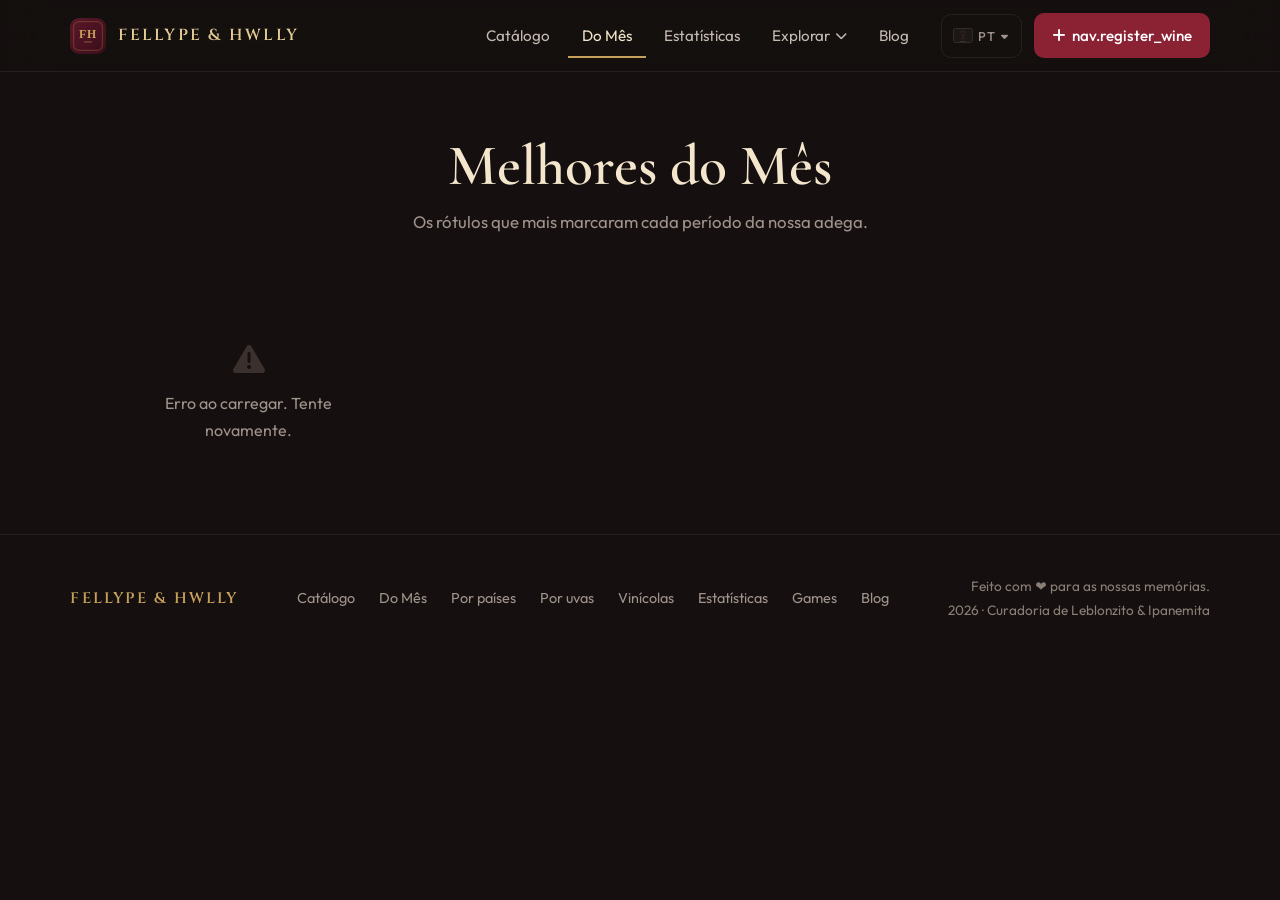
<file: melhores.html>
<!DOCTYPE html>
<html lang="pt-br">
<head>
    <meta charset="UTF-8">
    <meta name="viewport" content="width=device-width, initial-scale=1.0">
    <title>Vinhos do Mês - Fellype & Hwlly</title>
    <meta name="description" content="Nossa seleção mensal dos vinhos que mais nos surpreenderam. Veja as notas técnicas e por que eles foram os escolhidos.">
    <meta property="og:title" content="Os Melhores Vinhos do Mês | Adega F&H">
    <meta property="og:description" content="Nossa seleção mensal dos vinhos que mais nos surpreenderam.">
    <meta property="og:type" content="website">
    <meta property="og:url" content="https://fellypehwlly-adega.space/melhores.html">
    <link rel="canonical" href="https://fellypehwlly-adega.space/melhores.html">
    <meta property="og:image" content="https://fellypehwlly-adega.space/assets/og-image.png">
    <meta property="og:locale" content="pt_BR">

    <link rel="manifest" href="manifest.json">
    <meta name="theme-color" content="#15100f">
    <meta name="twitter:card" content="summary_large_image">
    <meta name="color-scheme" content="dark">
    <link rel="icon" type="image/svg+xml" href="assets/favicon.svg">
    <link rel="alternate icon" href="assets/icon-192.png">
    <link rel="apple-touch-icon" href="assets/icon-180.png">

    <link rel="stylesheet" href="https://cdnjs.cloudflare.com/ajax/libs/font-awesome/6.0.0/css/all.min.css">
    <link rel="preconnect" href="https://lh3.googleusercontent.com">
    <link rel="preconnect" href="https://fonts.googleapis.com">
    <link rel="preconnect" href="https://fonts.gstatic.com" crossorigin>
    <link rel="stylesheet" href="https://fonts.googleapis.com/css2?family=Cinzel:wght@500;600&amp;family=Cormorant+Garamond:ital,wght@0,500;0,600;0,700;1,500&amp;family=Outfit:wght@300;400;500;600&amp;display=swap">
    <link rel="stylesheet" href="shared.css">

    <style>
        .search-section {
            padding: clamp(40px, 6vw, 64px) 20px 16px;
            text-align: center;
        }

        .search-section h1 {
            color: var(--titulo);
            font-size: clamp(2.4rem, 5vw, 3.6rem);
            line-height: 1.05;
            margin: 0;
        }

        .search-section p {
            color: var(--subtexto);
            font-size: 1.05rem;
            margin: 12px auto 0;
            max-width: 52ch;
        }

        .vinho-grid {
            display: grid;
            grid-template-columns: repeat(auto-fill, minmax(300px, 1fr));
            gap: 22px;
            padding: 30px 5% 70px;
            max-width: 1400px;
            margin: 0 auto;
        }

        .vinho-card {
            background: var(--card);
            border-radius: 14px;
            overflow: hidden;
            border: 1px solid #2E2523;
            display: flex;
            flex-direction: column;
            transition: var(--transicao);
        }

        .vinho-card:hover { border-color: var(--borda-dourada); }

        .mes-destaque {
            background: var(--card-alt);
            color: var(--titulo);
            padding: 10px 12px 10px 18px;
            border-bottom: 1px solid #2E2523;
            display: flex;
            flex-wrap: wrap;
            justify-content: space-between;
            align-items: center;
            gap: 10px;
        }

        .mes-label {
            font-family: var(--font-display);
            font-weight: 600;
            font-size: 1.45rem;
            line-height: 1.1;
            flex: 1;
            min-width: fit-content;
        }

        .medalhas-toggle { display: flex; gap: 6px; }

        .btn-medalha {
            background: var(--bg);
            border: 1px solid #3A302D;
            cursor: pointer;
            padding: 0 12px;
            min-height: 40px;
            min-width: 44px;
            border-radius: 8px;
            display: flex;
            align-items: center;
            gap: 5px;
            filter: grayscale(100%);
            opacity: 0.5;
            transition: var(--transicao);
        }
        .btn-medalha.active { filter: grayscale(0%); opacity: 1; border-color: var(--dourado); background: var(--dourado-suave); }

        .flag-icon-mini { width: 18px; height: 12px; object-fit: cover; border-radius: 2px; }

        .vinho-img-container { width: 100%; aspect-ratio: 4 / 3; background: var(--card-alt); cursor: pointer; overflow: hidden; }
        .vinho-img { width: 100%; height: 100%; object-fit: cover; transition: 0.45s ease; }
        .vinho-img-container:hover .vinho-img { transform: scale(1.04); }

        .vinho-info { padding: 16px; flex-grow: 1; display: flex; flex-direction: column; cursor: pointer; }

        .vinho-nome {
            font-size: 1.5rem;
            color: var(--titulo);
            margin: 0 0 10px 0;
            min-height: 2.3em;
            display: flex;
            align-items: center;
            line-height: 1.15;
        }

        .vinho-detalhes { font-size: 0.92rem; color: var(--subtexto); margin-bottom: 15px; font-family: 'Outfit', sans-serif; line-height: 1.6; display: flex; flex-direction: column; gap: 5px; }
        .vinho-detalhes i { color: var(--dourado); width: 14px; opacity: 0.85; }

        .notas {
            display: flex;
            border: 1px solid #3A302D;
            border-radius: 12px;
            overflow: hidden;
            margin-top: auto;
        }

        .nota-box { flex: 1; padding: 10px 14px; }
        .nota-box + .nota-box { border-left: 1px solid #3A302D; }

        .nota-box span {
            display: block;
            font-size: 0.85rem;
            color: var(--subtexto);
            margin-bottom: 2px;
        }

        .nota-valor {
            color: var(--dourado-claro);
            font-size: 1.9rem;
            line-height: 1;
            font-weight: 600;
            font-family: var(--font-display);
        }

        .hidden { display: none !important; }

        /* Skeleton */
        .skeleton-card { background: var(--card); border-radius: 14px; overflow: hidden; border: 1px solid rgba(255,255,255,0.04); }
        .sk-header { height: 60px; }
        .sk-img { height: 250px; }
        .sk-body { padding: 16px; }
        .sk-line { height: 13px; border-radius: 4px; margin-bottom: 10px; }
        .sk-line.med { width: 75%; }
        .sk-line.short { width: 45%; }

        #skeleton-grid {
            display: grid;
            grid-template-columns: repeat(auto-fill, minmax(300px, 1fr));
            gap: 22px;
            padding: 30px 5%;
            max-width: 1400px;
            margin: 0 auto;
        }

        @media (max-width: 992px) {
            .vinho-grid { grid-template-columns: 1fr 1fr; gap: 16px; padding: 20px 4%; }
        }

        @media (max-width: 768px) {
            .vinho-grid { grid-template-columns: 1fr; gap: 16px; padding: 15px; }
            #skeleton-grid { grid-template-columns: 1fr; padding: 15px; }
            .vinho-img-container { aspect-ratio: 4 / 3; }
            .mes-destaque { padding: 12px; }
            .mes-label { font-size: 1.35rem; }
            .toggle-btn { min-height: 44px; padding: 10px 18px; }
        }

        @media (max-width: 480px) {
            .vinho-grid { padding: 12px; gap: 12px; }
            .vinho-img-container { aspect-ratio: 4 / 3; }

        }

        @media (hover: none) {
            .mes-label:active { border-color: var(--dourado); color: var(--dourado); }
            .toggle-btn:active { opacity: 0.8; }
        }
    </style>
</head>
<body>

    <div id="navbar-placeholder"></div>

    <div class="search-section">
        <h1 data-i18n="melhores.title">Melhores do Mês</h1>
        <p data-i18n="melhores.subtitle">Os rótulos que mais marcaram cada período da nossa adega.</p>
    </div>

    <!-- Skeleton -->
    <div id="skeleton-grid">
        <div class="skeleton-card"><div class="sk-header skeleton"></div><div class="sk-img skeleton"></div><div class="sk-body"><div class="sk-line skeleton med"></div><div class="sk-line skeleton short"></div></div></div>
        <div class="skeleton-card"><div class="sk-header skeleton"></div><div class="sk-img skeleton"></div><div class="sk-body"><div class="sk-line skeleton med"></div><div class="sk-line skeleton short"></div></div></div>
        <div class="skeleton-card"><div class="sk-header skeleton"></div><div class="sk-img skeleton"></div><div class="sk-body"><div class="sk-line skeleton med"></div><div class="sk-line skeleton short"></div></div></div>
        <div class="skeleton-card"><div class="sk-header skeleton"></div><div class="sk-img skeleton"></div><div class="sk-body"><div class="sk-line skeleton med"></div><div class="sk-line skeleton short"></div></div></div>
    </div>

    <div class="vinho-grid" id="vinho-grid" style="display:none;"></div>

    <div id="footer-placeholder"></div>

    <script src="i18n.js"></script>
    <script src="nav.js"></script>
    <script>
        const SCRIPT_URL = "https://script.google.com/macros/s/AKfycbxvM8_kK9_BXLAhhEjdmsAIgofCEjWvw-BcPXx4G1GEXeKkJwILDCkckuvg29FsiHFf/exec";
        const IMG_PADRAO = "assets/wine-placeholder.svg";

        const getFlagUrl = (pais) => {
            if (!pais) return 'https://flagcdn.com/w80/un.png';
            const n = pais.normalize("NFD").replace(/[̀-ͯ]/g, "").toLowerCase().trim();
            const flags = { "argentina": "ar", "chile": "cl", "espanha": "es", "portugal": "pt", "brasil": "br", "franca": "fr", "italia": "it", "uruguai": "uy", "africa do sul": "za", "australia": "au" };
            return `https://flagcdn.com/w80/${flags[n] || "un"}.png`;
        };

        window.trocarVinho = (chave, pos) => {
            document.querySelectorAll(`[id^="btn-${chave}-"]`).forEach(b => b.classList.remove('active'));
            document.querySelectorAll(`[id^="conteudo-${chave}-"]`).forEach(c => c.classList.add('hidden'));
            document.getElementById(`btn-${chave}-${pos}`).classList.add('active');
            document.getElementById(`conteudo-${chave}-${pos}`).classList.remove('hidden');
        };

        async function fetchMelhores() {
            try {
                const vinhos = await fetchWithCache(SCRIPT_URL);
                const grupos = {};

                vinhos.filter(v => {
                    const e = String(v["Escolhido do Mês"] || "").toLowerCase();
                    return e !== "" && e !== "não";
                }).forEach(v => {
                    let label = I18N.t('melhores.default_label'), chave = 0;
                    for (let k in v) {
                        let m = String(v[k]).match(/^(\d{2})\/(\d{2})\/(\d{4})$/);
                        if (m) { label = `${I18N.translateMonth(parseInt(m[2]))} ${m[3]}`; chave = `${m[3]}${m[2]}`; break; }
                    }
                    const pos = String(v["Escolhido do Mês"]).includes("2") ? 2 : 1;
                    if (!grupos[chave]) grupos[chave] = { label, chave, v1: null, v2: null };
                    if (pos === 1) grupos[chave].v1 = v; else grupos[chave].v2 = v;
                });

                render(Object.values(grupos).sort((a, b) => b.chave - a.chave));
            } catch (e) {
                document.getElementById('skeleton-grid').innerHTML = `
                    <div style="text-align:center; padding:60px; color:var(--subtexto); font-family:'Outfit', sans-serif;">
                        <i class="fas fa-exclamation-triangle" style="font-size:2rem; color:#3a302d; display:block; margin-bottom:15px;"></i>
                        ${I18N.t('melhores.error')}
                    </div>`;
            }
        }

        function buildVinhoObj(v, imgUrl) {
            return {
                nome: v["Nome do Vinho"] || I18N.t('melhores.special_wine'),
                produtor: v["Produtor"] || v["Vinícola"] || '',
                pais: v["País"],
                uva: v["Uva(s)"] || v["Uva"],
                safra: v["Safra"],
                tipo: v["Tipo"],
                regiao: v["Região"] || v["Regiao"],
                teor: v["Teor Alcoólico"] || v["Teor"],
                classificacao: v["Classificação"] || v["Classificacao"],
                data: v["Ano de Consumo"],
                notaF: v["Pontuação Fellype"],
                notaH: v["Pontuação Hwlly"],
                foto: imgUrl,
                artigo: v["Artigo"] || null,
                artigoPublicado: v["Artigo Publicado"] === 'SIM',
                linha: v['_linha'] || null,
            };
        }

        function render(lista) {
            const grid = document.getElementById('vinho-grid');
            grid.innerHTML = lista.map(g => `
                <div class="vinho-card">
                    <div class="mes-destaque">
                        <span class="mes-label">${g.label}</span>
                        <div class="medalhas-toggle">
                            ${g.v1 ? `<button class="btn-medalha active" id="btn-${g.chave}-1" onclick="trocarVinho('${g.chave}', 1)" aria-label="${I18N.t('melhores.see_first')}">🥇 <img src="${getFlagUrl(g.v1['País'])}" class="flag-icon-mini" alt="${g.v1['País'] || ''}"></button>` : ''}
                            ${g.v2 ? `<button class="btn-medalha ${!g.v1 ? 'active' : ''}" id="btn-${g.chave}-2" onclick="trocarVinho('${g.chave}', 2)" aria-label="${I18N.t('melhores.see_second')}">🥈 <img src="${getFlagUrl(g.v2['País'])}" class="flag-icon-mini" alt="${g.v2['País'] || ''}"></button>` : ''}
                        </div>
                    </div>
                    ${g.v1 ? renderVinho(g.v1, g.chave, 1, false) : ''}
                    ${g.v2 ? renderVinho(g.v2, g.chave, 2, g.v1 !== null) : ''}
                </div>
            `).join('');

            document.getElementById('skeleton-grid').style.display = 'none';
            grid.style.display = 'grid';
        }

        function renderVinho(v, chave, pos, hidden) {
            let img = v["Foto"] || v["foto"] || IMG_PADRAO;
            if (img.includes('drive.google.com')) {
                const id = img.match(/[-\w]{25,}/);
                if (id) img = `https://drive.google.com/thumbnail?id=${id[0]}&sz=w800`;
            }
            if (!img || img.length < 5) img = IMG_PADRAO;

            const vinhoObj = buildVinhoObj(v, img);
            const jsonStr = JSON.stringify(vinhoObj).replace(/'/g, "\\'");

            return `
                <div class="conteudo-vinho ${hidden ? 'hidden' : ''}" id="conteudo-${chave}-${pos}">
                    <div class="vinho-img-container" onclick='WineModal.open(${jsonStr})'>
                        <img src="${img}" class="vinho-img" loading="lazy" onerror="this.src='${IMG_PADRAO}'" alt="${v['Nome do Vinho'] || I18N.t('modal.wine_photo')}">
                    </div>
                    <div class="vinho-info" onclick='WineModal.open(${jsonStr})'>
                        <h3 class="vinho-nome">${v["Nome do Vinho"] || I18N.t('melhores.special_wine')}</h3>
                        <div class="vinho-detalhes">
                            <span><i class="fas fa-seedling" aria-hidden="true"></i> ${v["Uva(s)"] || I18N.t('melhores.grape_not_informed')}</span>
                            <span><i class="fas fa-globe-americas" aria-hidden="true"></i> ${I18N.translateCountry(v["País"]) || I18N.t('melhores.origin_not_informed')}${v["Safra"] ? ' · ' + v["Safra"] : ''}</span>
                        </div>
                        <div class="notas">
                            <div class="nota-box"><span>Fellype</span><div class="nota-valor">${v["Pontuação Fellype"] || "—"}</div></div>
                            <div class="nota-box"><span>Hwlly</span><div class="nota-valor">${v["Pontuação Hwlly"] || "—"}</div></div>
                        </div>
                    </div>
                </div>`;
        }

        fetchMelhores();
        window.addEventListener('i18n:change', fetchMelhores);
        /* Planilha trouxe algo novo (ex.: vinho recém-registrado): redesenha com os dados atualizados */
        window.addEventListener('adega:dados-atualizados', (e) => { if (e.detail && e.detail.url === SCRIPT_URL) fetchMelhores(); });
    </script>
</body>
</html>
</file>
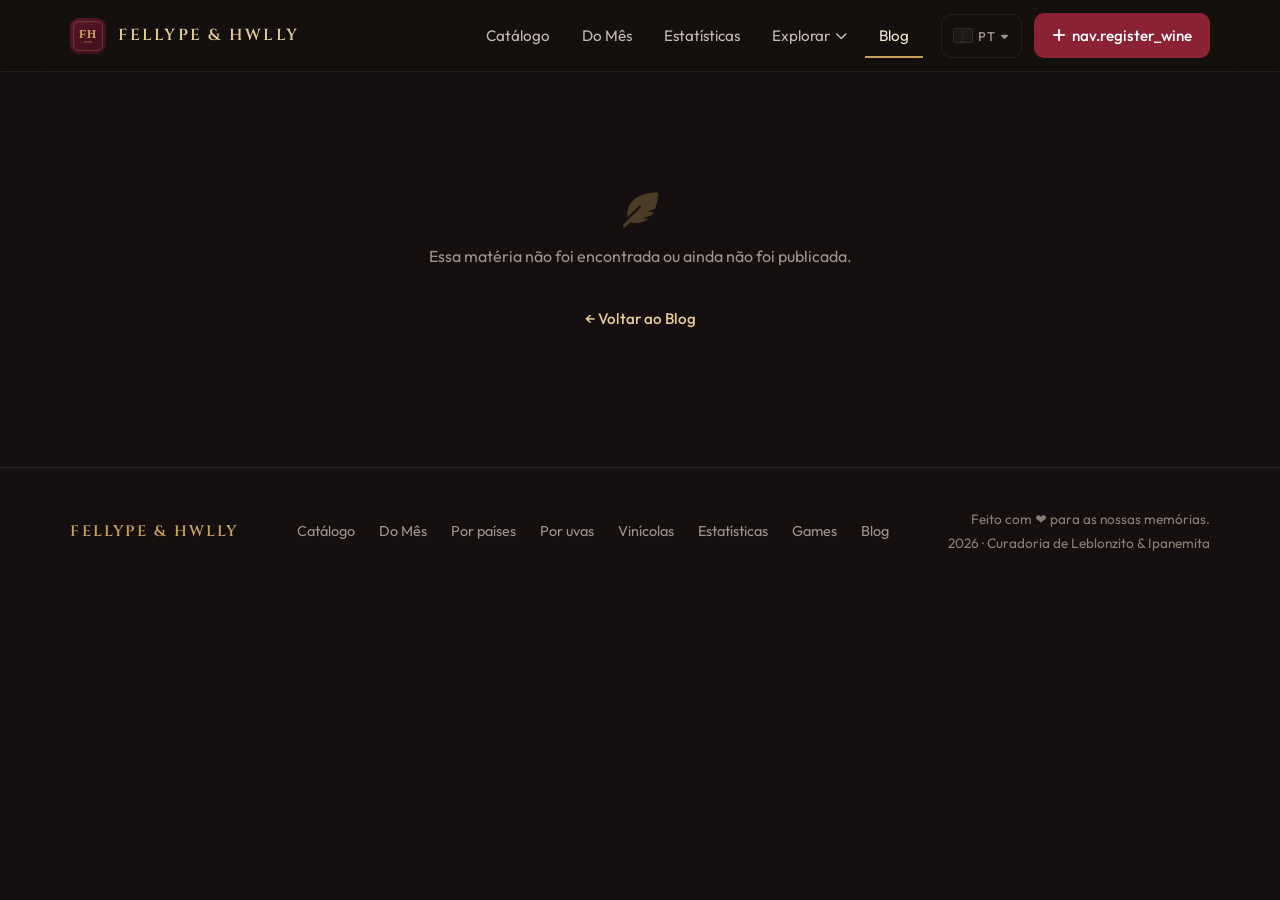
<file: post.html>
<!DOCTYPE html>
<html lang="pt-br">
<head>
    <meta charset="UTF-8">
    <meta name="viewport" content="width=device-width, initial-scale=1.0">
    <title>Matéria - Fellype & Hwlly</title>
    <meta name="description" content="Uma história sobre um vinho da nossa adega.">
    <meta property="og:type" content="article">
    <meta property="og:url" content="https://fellypehwlly-adega.space/post.html">
    <meta property="og:image" content="https://fellypehwlly-adega.space/assets/og-image.png">
    <meta property="og:locale" content="pt_BR">

    <link rel="manifest" href="manifest.json">
    <meta name="theme-color" content="#15100f">
    <meta name="twitter:card" content="summary_large_image">
    <meta name="color-scheme" content="dark">
    <link rel="icon" type="image/svg+xml" href="assets/favicon.svg">
    <link rel="alternate icon" href="assets/icon-192.png">
    <link rel="apple-touch-icon" href="assets/icon-180.png">

    <link rel="stylesheet" href="https://cdnjs.cloudflare.com/ajax/libs/font-awesome/6.0.0/css/all.min.css">
    <link rel="preconnect" href="https://lh3.googleusercontent.com">
    <link rel="preconnect" href="https://fonts.googleapis.com">
    <link rel="preconnect" href="https://fonts.gstatic.com" crossorigin>
    <link rel="stylesheet" href="https://fonts.googleapis.com/css2?family=Cinzel:wght@500;600&amp;family=Cormorant+Garamond:ital,wght@0,500;0,600;0,700;1,500&amp;family=Outfit:wght@300;400;500;600&amp;display=swap">
    <link rel="stylesheet" href="shared.css">

    <style>
        body { background: var(--bg); }

        .post-hero {
            position: relative;
            height: 62vh;
            min-height: 380px;
            max-height: 640px;
            background-size: cover;
            background-position: center;
            display: flex;
            align-items: flex-end;
        }
        .post-hero::after {
            content: '';
            position: absolute;
            inset: 0;
            background: linear-gradient(180deg, rgba(21,16,15,0.15) 0%, rgba(21,16,15,0.55) 55%, var(--bg) 100%);
        }
        .post-hero-inner {
            position: relative;
            z-index: 1;
            max-width: 780px;
            margin: 0 auto;
            padding: 0 24px 40px;
            width: 100%;
            box-sizing: border-box;
            text-align: center;
        }
        .post-eyebrow {
            display: inline-flex;
            align-items: center;
            gap: 10px;
            font-family: var(--font-corpo);
            font-size: 0.75rem;
            font-weight: 600;
            letter-spacing: 0.16em;
            text-transform: uppercase;
            color: var(--dourado-claro);
            background: rgba(21, 16, 15, 0.7);
            border: 1px solid rgba(198, 161, 91, 0.4);
            padding: 7px 16px;
            border-radius: 30px;
            margin-bottom: 20px;
        }
        .post-title {
            font-family: var(--font-display);
            font-weight: 600;
            font-size: clamp(2.6rem, 6vw, 4.4rem);
            color: var(--titulo);
            text-shadow: 0 4px 24px rgba(0,0,0,0.6);
            line-height: 1.02;
            margin: 0;
        }

        .post-byline {
            max-width: 700px;
            margin: 26px auto 0;
            padding: 0 24px;
            text-align: center;
            font-family: var(--font-corpo);
            font-size: 0.95rem;
            color: var(--subtexto);
        }
        .post-byline strong { color: var(--dourado-claro); font-weight: 600; }
        .post-byline .dot { margin: 0 8px; opacity: 0.5; }

        .post-body {
            max-width: 700px;
            margin: 0 auto;
            padding: 40px 24px 20px;
        }

        .post-body p {
            font-family: 'Outfit', sans-serif;
            font-size: 1.08rem;
            line-height: 1.9;
            color: var(--texto-suave);
            margin: 0 0 26px;
        }
        .post-body p:first-of-type::first-letter {
            font-family: var(--font-display);
            font-weight: 600;
            font-size: 4.4rem;
            float: left;
            line-height: 0.8;
            padding: 6px 10px 0 0;
            color: var(--dourado);
        }

        .post-verdict {
            max-width: 700px;
            margin: 10px auto 30px;
            padding: 0 24px;
            display: flex;
            gap: 16px;
        }
        .post-verdict-box {
            flex: 1;
            background: var(--card-alt);
            border: 1px solid #3A302D;
            border-radius: 14px;
            padding: 16px 18px;
            text-align: center;
        }
        .post-verdict-label {
            font-size: 0.9rem;
            color: var(--subtexto);
            font-family: var(--font-corpo);
            margin-bottom: 4px;
        }
        .post-verdict-valor {
            font-size: 2.6rem;
            line-height: 1;
            font-weight: 600;
            color: var(--dourado-claro);
            font-family: var(--font-display);
        }

        .post-ficha {
            max-width: 700px;
            margin: 10px auto 40px;
            padding: 24px;
            border-top: 1px solid var(--borda);
            border-bottom: 1px solid var(--borda);
        }
        .post-ficha-titulo {
            font-family: var(--font-display);
            font-size: 1.6rem;
            font-weight: 600;
            color: var(--titulo);
            margin: 0 0 16px;
            text-align: center;
        }
        .post-ficha-grid {
            display: grid;
            grid-template-columns: repeat(auto-fit, minmax(140px, 1fr));
            gap: 14px;
        }
        .post-ficha-item { text-align: center; }
        .post-ficha-label {
            font-size: 0.75rem;
            text-transform: uppercase;
            letter-spacing: 0.14em;
            color: var(--dourado);
            font-family: var(--font-corpo);
            font-weight: 600;
            margin-bottom: 4px;
        }
        .post-ficha-valor {
            font-size: 1rem;
            color: var(--texto);
            font-family: var(--font-corpo);
        }

        .post-share {
            max-width: 700px;
            margin: 0 auto 60px;
            padding: 0 24px;
            display: flex;
            gap: 12px;
            justify-content: center;
        }

        .post-voltar {
            display: block;
            text-align: center;
            padding: 40px 20px 70px;
            font-family: 'Outfit', sans-serif;
            font-size: 0.95rem;
            color: var(--subtexto);
        }
        .post-voltar a { color: var(--dourado-claro); font-weight: 500; }

        .post-loading, .post-erro {
            padding: 120px 20px;
            text-align: center;
            color: var(--subtexto);
            font-family: 'Outfit', sans-serif;
        }
        .post-erro i { font-size: 2.2rem; display: block; margin-bottom: 16px; color: rgba(198, 161, 91, 0.3); }

        @media (max-width: 480px) {
            .post-hero { height: 46vh; min-height: 300px; }
            .post-body p { font-size: 1rem; }
            .post-verdict { flex-direction: row; }
            .post-verdict-valor { font-size: 2rem; }
        }
    </style>
</head>
<body>

    <div id="navbar-placeholder"></div>

    <div id="post-content">
        <div class="post-loading"><i class="fas fa-spinner fa-spin" aria-hidden="true"></i></div>
    </div>

    <div id="footer-placeholder"></div>

    <script src="i18n.js"></script>
    <script src="nav.js"></script>
    <script>
        const SCRIPT_URL_POST = "https://script.google.com/macros/s/AKfycbxvM8_kK9_BXLAhhEjdmsAIgofCEjWvw-BcPXx4G1GEXeKkJwILDCkckuvg29FsiHFf/exec";
        const IMG_PADRAO_POST = "assets/wine-placeholder.svg";

        function resolveFotoPost(v) {
            let urlFinal = IMG_PADRAO_POST;
            const fotoRaw = v['Foto'] || v['foto'];
            if (fotoRaw && fotoRaw.length > 10) {
                if (fotoRaw.startsWith('data:image')) {
                    urlFinal = fotoRaw;
                } else if (fotoRaw.includes('drive.google.com')) {
                    const id = fotoRaw.match(/[-\w]{25,}/);
                    urlFinal = id ? `https://lh3.googleusercontent.com/d/${id[0]}` : fotoRaw;
                } else {
                    urlFinal = fotoRaw;
                }
            }
            return urlFinal;
        }

        function tempoDeLeitura(texto) {
            const palavras = String(texto || '').trim().split(/\s+/).filter(Boolean).length;
            return Math.max(1, Math.round(palavras / 200));
        }

        async function carregarPost() {
            const container = document.getElementById('post-content');
            const params = new URLSearchParams(window.location.search);
            const linhaParam = parseInt(params.get('linha'), 10);
            const nomeParam = (params.get('vinho') || '').trim().toLowerCase();

            if (!linhaParam && !nomeParam) {
                container.innerHTML = `
                    <div class="post-erro">
                        <i class="fas fa-feather-alt" aria-hidden="true"></i>
                        <p>${I18N.t('post.not_found')}</p>
                        <p class="post-voltar" style="padding:20px 0 0;"><a href="blog.html">${I18N.t('post.back_to_blog')}</a></p>
                    </div>`;
                return;
            }

            try {
                const data = await fetchWithCache(SCRIPT_URL_POST);
                const publicado = item => (item['Artigo Publicado'] === 'SIM' || item['Artigo Publicado'] === true) && item['Artigo'];
                // Identifica pela linha (precisa) sempre que possível; nome só serve
                // como fallback pra links antigos, e pode ser ambíguo entre vinhos homônimos.
                const v = linhaParam
                    ? data.find(item => item['_linha'] === linhaParam && publicado(item))
                    : data.find(item => (item['Nome do Vinho'] || '').trim().toLowerCase() === nomeParam && publicado(item));

                if (!v) {
                    container.innerHTML = `
                        <div class="post-erro">
                            <i class="fas fa-feather-alt" aria-hidden="true"></i>
                            <p>${I18N.t('post.not_found')}</p>
                            <p class="post-voltar" style="padding:20px 0 0;"><a href="blog.html">${I18N.t('post.back_to_blog')}</a></p>
                        </div>`;
                    return;
                }

                document.title = `${v['Nome do Vinho']} - Fellype & Hwlly`;

                const foto = resolveFotoPost(v);
                const nome = v['Nome do Vinho'] || '';
                const produtor = v['Produtor'] || v['Vinícola'] || '';
                const pais = I18N.translateCountry(v['País']) || v['País'] || '';
                const uva = v['Uva(s)'] || v['Uva'] || '';
                const tipo = I18N.translateTipo ? (I18N.translateTipo(v['Tipo']) || v['Tipo'] || '') : (v['Tipo'] || '');
                const regiao = v['Região'] || v['Regiao'] || '';
                const safra = v['Safra'] || '';
                const teor = v['Teor Alcoólico'] || v['Teor'] || '';
                const classificacao = v['Classificação'] || v['Classificacao'] || '';
                const data_ = v['Ano de Consumo'] || v['Data'] || '';
                const notaF = v['Pontuação Fellype'] || '—';
                const notaH = v['Pontuação Hwlly'] || '—';
                const artigo = String(v['Artigo'] || '');
                const paragrafos = artigo.split(/\n+/).filter(p => p.trim());
                const minutos = tempoDeLeitura(artigo);

                const fichaItens = [
                    { label: I18N.t('modal.country'), valor: pais },
                    { label: I18N.t('modal.region'), valor: regiao },
                    { label: I18N.t('modal.grapes'), valor: uva },
                    { label: I18N.t('modal.type'), valor: tipo },
                    { label: I18N.t('modal.vintage'), valor: safra },
                    { label: I18N.t('modal.abv'), valor: teor },
                    { label: I18N.t('modal.classification'), valor: classificacao },
                ].filter(f => f.valor && f.valor !== '-' && f.valor !== 'N/A');

                container.innerHTML = `
                    <div class="post-hero" style="background-image:url('${foto}')">
                        <div class="post-hero-inner">
                            <span class="post-eyebrow"><i class="fas fa-feather-alt" aria-hidden="true"></i> ${I18N.t('post.eyebrow')}</span>
                            <h1 class="post-title">${nome}</h1>
                        </div>
                    </div>

                    <p class="post-byline">
                        <strong>${I18N.t('post.by')}</strong>
                        <span class="dot">·</span>${data_}
                        <span class="dot">·</span>${minutos} ${I18N.t('post.min_read')}
                        ${produtor ? `<span class="dot">·</span>${produtor}` : ''}
                    </p>

                    <div class="post-body">
                        ${paragrafos.map(p => `<p>${p.replace(/</g, '&lt;')}</p>`).join('')}
                    </div>

                    <div class="post-verdict">
                        <div class="post-verdict-box">
                            <div class="post-verdict-label">Fellype</div>
                            <div class="post-verdict-valor">${notaF}</div>
                        </div>
                        <div class="post-verdict-box">
                            <div class="post-verdict-label">Hwlly</div>
                            <div class="post-verdict-valor">${notaH}</div>
                        </div>
                    </div>

                    ${fichaItens.length ? `
                    <div class="post-ficha">
                        <div class="post-ficha-titulo">${I18N.t('post.about_wine')}</div>
                        <div class="post-ficha-grid">
                            ${fichaItens.map(f => `
                                <div class="post-ficha-item">
                                    <div class="post-ficha-label">${f.label}</div>
                                    <div class="post-ficha-valor">${f.valor}</div>
                                </div>`).join('')}
                        </div>
                    </div>` : ''}

                    <p class="post-voltar"><a href="blog.html">${I18N.t('post.back_to_blog')}</a></p>
                `;
            } catch (e) {
                container.innerHTML = `
                    <div class="post-erro">
                        <i class="fas fa-exclamation-triangle" aria-hidden="true"></i>
                        <p>${I18N.t('blog.error_text')}</p>
                    </div>`;
            }
        }

        carregarPost();
        window.addEventListener('i18n:change', carregarPost);
        /* Planilha trouxe algo novo (ex.: vinho recém-registrado): redesenha com os dados atualizados */
        window.addEventListener('adega:dados-atualizados', (e) => { if (e.detail && e.detail.url === SCRIPT_URL_POST) carregarPost(); });
    </script>
</body>
</html>
</file>
<file: shared.css>
/* =====================================================
   ADEGA FELLYPE & HWLLY — Estilos compartilhados
   shared.css · importado por todas as páginas
   Paleta 2.0: bordô profundo + latão champanhe
   Redesign 3.0: Cormorant Garamond nos títulos, Cinzel só na marca,
   caixa-alta só em micro-rótulos, cores sólidas (sem degradês)
   ===================================================== */

/* Fontes (Cinzel, Cormorant Garamond, Outfit) são carregadas por <link> no <head> de cada página:
   bem mais rápido que @import, que só começa depois de baixar este arquivo. */

:root {
    /* Vinho */
    --vinho-escuro: #3B0E1A;
    --vinho: #5A1728;
    --vinho-vivo: #8A2233;
    --vinho-claro: #A84351;

    /* Latão / champanhe (antigo "dourado") */
    --dourado: #C6A15B;
    --dourado-claro: #E4CB94;
    --dourado-suave: rgba(198, 161, 91, 0.14);

    /* Neutros quentes */
    --bg: #15100F;
    --bg-deep: #1C1413;
    --card: #1D1716;
    --card-alt: #241D1B;
    --superficie: rgba(255, 255, 255, 0.028);
    --superficie-hover: rgba(255, 255, 255, 0.055);

    /* Texto */
    --texto: #ECE4DD;
    --texto-suave: #C4B9B2;
    --subtexto: #A0938C;
    --texto-fraco: #8A7D76;

    /* Bordas e sombras */
    --borda: rgba(255, 255, 255, 0.07);
    --borda-forte: rgba(255, 255, 255, 0.12);
    --borda-dourada: rgba(198, 161, 91, 0.22);
    --sombra-card: 0 2px 10px rgba(0, 0, 0, 0.35), 0 12px 32px rgba(0, 0, 0, 0.28);
    --sombra-hover: 0 10px 36px rgba(0, 0, 0, 0.55), 0 0 0 1px rgba(198, 161, 91, 0.14);

    --raio: 14px;
    --raio-sm: 10px;
    --transicao: all 0.22s cubic-bezier(0.4, 0, 0.2, 1);
    --nav-h: 72px;
    --tabbar-h: 68px;

    /* Tipografia */
    --font-display: 'Cormorant Garamond', 'Iowan Old Style', Georgia, serif;
    --font-marca: 'Cinzel', 'Times New Roman', serif;
    --font-corpo: 'Outfit', system-ui, sans-serif;
    --titulo: #F3E6CC;

    /* Tipos de vinho (ponto de cor nos cards e filtros) */
    --tipo-tinto: #9E2A3C;
    --tipo-branco: #E3CF8A;
    --tipo-rose: #E39A9A;
    --tipo-espumante: #F4EBD6;
}

/* --- BASE --- */
*, *::before, *::after { box-sizing: border-box; -webkit-tap-highlight-color: transparent; }

html { scroll-behavior: smooth; }

body {
    margin: 0;
    font-family: 'Outfit', system-ui, sans-serif;
    background-color: var(--bg);
    color: var(--texto);
    line-height: 1.7;
    font-size: 1rem;
    overflow-x: hidden;
    -webkit-font-smoothing: antialiased;
    text-rendering: optimizeLegibility;
    /* Cormorant usa algarismos "antigos" por padrão; notas e contagens ficam alinhadas assim */
    font-variant-numeric: lining-nums;
}

h1, h2, h3, h4 {
    font-family: var(--font-display);
    font-weight: 600;
    letter-spacing: 0;
    line-height: 1.15;
    text-wrap: balance;
}

/* Micro-rótulo: o único lugar onde caixa-alta espaçada é usada */
.rotulo {
    font-family: var(--font-corpo);
    font-size: 0.75rem;
    font-weight: 600;
    letter-spacing: 0.16em;
    text-transform: uppercase;
    color: var(--dourado);
}

p { text-wrap: pretty; }

a { color: var(--dourado); text-decoration: none; transition: color 0.2s; }
a:hover { color: var(--dourado-claro); }

::selection { background: rgba(138, 34, 51, 0.55); color: #fff; }

img { max-width: 100%; }

/* Foco visível e consistente em todo o site */
:focus-visible {
    outline: 2px solid var(--dourado);
    outline-offset: 2px;
    border-radius: 4px;
}

/* Scrollbar discreta (desktop) */
@media (min-width: 993px) {
    * { scrollbar-width: thin; scrollbar-color: #3A302D transparent; }
    *::-webkit-scrollbar { width: 10px; height: 10px; }
    *::-webkit-scrollbar-thumb { background: #3A302D; border-radius: 8px; border: 3px solid transparent; background-clip: content-box; }
    *::-webkit-scrollbar-track { background: transparent; }
}

/* --- SKIP LINK (acessibilidade) --- */
.skip-link {
    position: absolute;
    left: 50%;
    top: 0;
    transform: translate(-50%, -100%);
    background: var(--vinho-vivo);
    color: #fff;
    padding: 10px 20px;
    border-radius: 0 0 10px 10px;
    font-size: 0.9rem;
    font-weight: 500;
    white-space: nowrap;
    z-index: 2200;
    transition: transform 0.2s;
}
.skip-link:focus { transform: translate(-50%, 0); color: #fff; }

/* --- NAVBAR --- */
.navbar {
    background: rgba(21, 16, 15, 0.94);
    display: flex;
    justify-content: space-between;
    align-items: center;
    gap: 16px;
    padding: 0 clamp(16px, 5.5%, 80px);
    position: sticky;
    top: 0;
    z-index: 1000;
    border-bottom: 1px solid var(--borda);
    backdrop-filter: blur(20px) saturate(140%);
    -webkit-backdrop-filter: blur(20px) saturate(140%);
    height: var(--nav-h);
}

.nav-logo a {
    display: flex;
    align-items: center;
    gap: 12px;
    color: var(--dourado-claro);
    text-decoration: none;
    min-height: 44px;
}

.brand-mark {
    width: 36px;
    height: 36px;
    border-radius: 9px;
    flex-shrink: 0;
}

.brand-text { display: flex; flex-direction: column; line-height: 1.15; }

.brand-name {
    font-family: var(--font-marca);
    font-weight: 600;
    font-size: 1rem;
    letter-spacing: 0.14em;
    text-transform: uppercase;
    color: var(--dourado-claro);
    white-space: nowrap;
}

.nav-links {
    list-style: none;
    display: flex;
    gap: 4px;
    margin: 0;
    padding: 0;
    align-items: center;
}

.nav-links a,
.nav-link-style {
    display: inline-flex;
    align-items: center;
    gap: 6px;
    text-decoration: none;
    color: var(--texto-suave);
    font-size: 0.95rem;
    transition: var(--transicao);
    font-family: var(--font-corpo);
    font-weight: 400;
    padding: 10px 14px;
    min-height: 44px;
    border-radius: 8px;
    background: none;
    border: none;
    cursor: pointer;
}

.nav-links a:hover,
.nav-link-style:hover { color: var(--titulo); background: var(--superficie); }

.nav-links a.active,
.nav-link-style.active {
    color: var(--titulo);
    box-shadow: inset 0 -2px 0 var(--dourado);
    border-radius: 0;
}

/* Botão "Registrar vinho" do menu (específico o bastante para vencer .nav-links a) */
.nav-links a.nav-registrar {
    background: var(--vinho-vivo);
    color: #fff;
    font-weight: 500;
    padding: 10px 18px;
    border-radius: var(--raio-sm);
    box-shadow: none;
}
.nav-links a.nav-registrar:hover { background: #9C2A3D; color: #fff; }
.nav-links a.nav-registrar.active { box-shadow: 0 0 0 2px var(--dourado); border-radius: var(--raio-sm); }

/* --- DROPDOWN --- */
.dropdown { position: relative; display: inline-block; }
.dropbtn { cursor: pointer; }

.dropdown-content {
    display: none;
    position: absolute;
    background: rgba(29, 23, 22, 0.98);
    backdrop-filter: blur(16px);
    -webkit-backdrop-filter: blur(16px);
    min-width: 196px;
    box-shadow: 0 18px 50px rgba(0, 0, 0, 0.7);
    z-index: 10;
    border: 1px solid var(--borda-dourada);
    border-radius: 12px;
    top: 48px;
    right: 0;
    overflow: hidden;
    padding: 6px;
}

.dropdown-content a {
    color: var(--texto-suave) !important;
    padding: 11px 14px;
    text-decoration: none;
    display: block;
    text-align: left;
    text-transform: none !important;
    font-size: 0.95rem;
    letter-spacing: 0;
    border-radius: 8px;
    font-family: 'Outfit', sans-serif;
    font-weight: 400;
    transition: background 0.18s, color 0.18s;
}

.dropdown-content a:hover { background: rgba(138, 34, 51, 0.28); color: var(--dourado-claro) !important; }
.dropdown-content a.active { color: var(--dourado) !important; background: var(--dourado-suave); box-shadow: none; border-radius: 8px; }

.dropdown:hover .dropdown-content,
.dropdown-content.open { display: block; }

/* --- SELETOR DE IDIOMA --- */
.lang-switcher { position: relative; display: inline-block; margin-left: 14px; }
.nav-registrar-li { margin-left: 8px; }

.lang-trigger {
    display: inline-flex;
    align-items: center;
    gap: 6px;
    background: none;
    border: 1px solid var(--borda);
    color: var(--subtexto);
    padding: 8px 12px;
    min-height: 44px;
    border-radius: 10px;
    cursor: pointer;
    font-family: var(--font-corpo);
    font-size: 0.8rem;
    font-weight: 500;
    letter-spacing: 0.04em;
    transition: var(--transicao);
}
.lang-trigger:hover { color: var(--dourado-claro); border-color: var(--borda-dourada); background: var(--superficie); }

.lang-flag {
    width: 18px; height: 13px;
    object-fit: cover;
    border-radius: 2px;
    box-shadow: 0 0 0 1px rgba(255,255,255,0.12);
    flex-shrink: 0;
    display: inline-block;
    vertical-align: middle;
}
.lang-code { text-transform: uppercase; }

.lang-dropdown {
    display: none;
    position: absolute;
    right: 0;
    top: 50px;
    background: rgba(29, 23, 22, 0.98);
    backdrop-filter: blur(16px);
    -webkit-backdrop-filter: blur(16px);
    min-width: 170px;
    box-shadow: 0 18px 50px rgba(0, 0, 0, 0.7);
    z-index: 20;
    border: 1px solid var(--borda-dourada);
    border-radius: 12px;
    overflow: hidden;
    padding: 6px;
}
.lang-dropdown.open { display: block; }

.lang-option {
    display: flex;
    align-items: center;
    gap: 10px;
    width: 100%;
    text-align: left;
    padding: 10px 12px;
    background: none;
    border: none;
    color: var(--texto-suave);
    font-size: 0.9rem;
    font-family: var(--font-corpo);
    font-weight: 400;
    letter-spacing: 0;
    border-radius: 8px;
    cursor: pointer;
    transition: background 0.18s, color 0.18s;
}
.lang-option:hover { background: rgba(138, 34, 51, 0.28); color: var(--dourado-claro); }
.lang-option.active { color: var(--dourado); background: var(--dourado-suave); }
.lang-option .lang-flag { width: 20px; height: 15px; }

/* --- MENU TOGGLE (mobile) --- */
.menu-toggle {
    display: none;
    color: var(--subtexto);
    font-size: 1.15rem;
    cursor: pointer;
    background: none;
    border: 1px solid var(--borda);
    border-radius: 10px;
    width: 44px;
    height: 44px;
    align-items: center;
    justify-content: center;
    transition: var(--transicao);
}
.menu-toggle:hover { color: var(--dourado); border-color: var(--borda-dourada); }

/* --- CABEÇALHO DE PÁGINAS INTERNAS --- */
.header-section {
    text-align: center;
    padding: clamp(44px, 7vw, 72px) 16px 36px;
    background: var(--bg);
    position: relative;
}

.header-section h1 {
    color: var(--titulo);
    font-family: var(--font-display);
    font-weight: 600;
    letter-spacing: 0;
    margin: 14px 0 6px;
    font-size: clamp(2.2rem, 5vw, 3.4rem);
    line-height: 1.05;
}

.header-section .subtitulo {
    color: var(--subtexto);
    font-size: 1.02rem;
    margin: 12px auto 0;
    max-width: 52ch;
}

.shiba-heads { display: flex; justify-content: center; gap: 14px; margin-bottom: 10px; }

.shiba-spotlight {
    background: var(--card-alt);
    border-radius: 18px;
    padding: 2px;
    display: inline-flex;
    border: 1px solid var(--borda-dourada);
    overflow: hidden;
}

.avatar-lg {
    width: 76px;
    height: 76px;
    border-radius: 15px;
    object-fit: cover;
    object-position: center 20%;
    transform: scale(1.08);
}

/* --- BOTÕES --- */
.btn-primario,
.btn-explorar {
    display: inline-flex;
    align-items: center;
    justify-content: center;
    gap: 9px;
    padding: 12px 24px;
    background: var(--vinho-vivo);
    color: #fff;
    text-decoration: none;
    border-radius: var(--raio-sm);
    font-family: var(--font-corpo);
    font-size: 1rem;
    font-weight: 500;
    letter-spacing: 0;
    transition: var(--transicao);
    border: 1px solid transparent;
    cursor: pointer;
    min-height: 48px;
    white-space: nowrap;
}
.btn-primario:hover,
.btn-explorar:hover { color: #fff; background: #9C2A3D; }

.btn-secundario {
    display: inline-flex;
    align-items: center;
    justify-content: center;
    gap: 8px;
    padding: 12px 24px;
    background: none;
    border: 1px solid #5A4A3E;
    color: var(--dourado-claro);
    text-decoration: none;
    border-radius: var(--raio-sm);
    font-family: var(--font-corpo);
    font-size: 1rem;
    font-weight: 500;
    letter-spacing: 0;
    cursor: pointer;
    transition: var(--transicao);
    min-height: 48px;
    white-space: nowrap;
}
.btn-secundario:hover { background: var(--dourado-suave); color: var(--titulo); border-color: var(--dourado); }

.link-seta {
    display: inline-flex;
    align-items: center;
    gap: 8px;
    color: var(--dourado-claro);
    font-weight: 500;
    font-size: 0.95rem;
    min-height: 44px;
}
.link-seta:hover { color: var(--titulo); }

/* --- FOOTER --- */
footer {
    padding: 40px clamp(16px, 5.5%, 80px) 36px;
    color: var(--texto-fraco);
    font-size: 0.85rem;
    border-top: 1px solid var(--borda);
    font-family: var(--font-corpo);
    background: var(--bg);
    line-height: 1.7;
    display: flex;
    flex-wrap: wrap;
    align-items: center;
    justify-content: space-between;
    gap: 18px 32px;
}

.footer-brand {
    font-family: var(--font-marca);
    font-weight: 600;
    color: var(--dourado);
    font-size: 0.95rem;
    letter-spacing: 0.14em;
    text-transform: uppercase;
}

.footer-links {
    display: flex;
    flex-wrap: wrap;
    gap: 2px 4px;
}

.footer-links a {
    color: var(--subtexto);
    text-decoration: none;
    font-size: 0.9rem;
    transition: var(--transicao);
    font-family: var(--font-corpo);
    padding: 10px 10px;
    border-radius: 8px;
}
.footer-links a:hover { color: var(--dourado-claro); background: var(--superficie); }

.footer-divider { display: none; }

.footer-nota { color: var(--texto-fraco); font-size: 0.85rem; text-align: right; }

/* --- BACK TO TOP --- */
.back-to-top {
    position: fixed;
    bottom: 28px;
    right: 28px;
    background: rgba(29, 23, 22, 0.9);
    backdrop-filter: blur(10px);
    color: var(--dourado);
    border: 1px solid var(--borda-dourada);
    border-radius: 50%;
    width: 46px;
    height: 46px;
    font-size: 0.95rem;
    cursor: pointer;
    opacity: 0;
    pointer-events: none;
    transform: translateY(10px);
    transition: opacity 0.3s, transform 0.3s, background 0.2s;
    z-index: 999;
    display: flex;
    align-items: center;
    justify-content: center;
    box-shadow: 0 6px 22px rgba(0, 0, 0, 0.55);
}

.back-to-top.visible { opacity: 1; transform: translateY(0); pointer-events: auto; }
.back-to-top:hover { background: var(--vinho-vivo); color: #fff; border-color: var(--vinho-vivo); }

/* --- SKELETON --- */
@keyframes shimmer {
    0% { background-position: -700px 0; }
    100% { background-position: 700px 0; }
}

.skeleton {
    background: linear-gradient(90deg, #221B1A 25%, #2C2422 50%, #221B1A 75%);
    background-size: 700px 100%;
    animation: shimmer 1.6s infinite linear;
    border-radius: 6px;
}

/* --- CHIP / BADGE / PILL compartilhados --- */
.pill {
    display: inline-flex;
    align-items: center;
    gap: 6px;
    padding: 5px 12px;
    border-radius: 999px;
    border: 1px solid var(--borda-dourada);
    background: var(--dourado-suave);
    color: var(--dourado);
    font-size: 0.75rem;
    letter-spacing: 0.14em;
    text-transform: uppercase;
    font-weight: 600;
}

/* --- MODAL DE DETALHE DO VINHO --- */
.wine-modal-backdrop {
    display: none;
    position: fixed;
    inset: 0;
    background: rgba(11, 8, 8, 0.86);
    z-index: 2000;
    backdrop-filter: blur(10px);
    -webkit-backdrop-filter: blur(10px);
    justify-content: center;
    align-items: center;
    padding: 20px;
}

.wine-modal-backdrop.open { display: flex; }

.wine-modal {
    background: var(--card);
    border: 1px solid var(--borda-dourada);
    border-radius: 20px;
    max-width: 540px;
    width: 100%;
    max-height: 90vh;
    overflow-y: auto;
    position: relative;
    scrollbar-width: none;
    animation: modalIn 0.28s cubic-bezier(0.34, 1.4, 0.64, 1);
    box-shadow: 0 30px 80px rgba(0, 0, 0, 0.85);
}
.wine-modal::-webkit-scrollbar { display: none; }

@keyframes modalIn {
    from { opacity: 0; transform: scale(0.96) translateY(12px); }
    to { opacity: 1; transform: scale(1) translateY(0); }
}

.wine-modal-close {
    position: absolute;
    top: 14px;
    right: 14px;
    background: rgba(21, 16, 15, 0.75);
    backdrop-filter: blur(8px);
    border: 1px solid var(--borda-forte);
    color: var(--texto-suave);
    width: 38px;
    height: 38px;
    border-radius: 50%;
    cursor: pointer;
    font-size: 0.85rem;
    display: flex;
    align-items: center;
    justify-content: center;
    transition: var(--transicao);
    z-index: 2;
}
.wine-modal-close:hover { background: var(--vinho-vivo); color: #fff; border-color: var(--vinho-vivo); }

.wine-modal-img {
    width: 100%;
    height: 270px;
    object-fit: cover;
    border-radius: 19px 19px 0 0;
    display: block;
    background: var(--card-alt);
}

.wine-modal-body { padding: 26px; }

.wine-modal-name {
    font-size: 1.9rem;
    color: var(--titulo);
    font-family: var(--font-display);
    font-weight: 600;
    letter-spacing: 0;
    margin: 0 0 4px;
    line-height: 1.1;
}

.wine-modal-produtor {
    font-size: 0.95rem;
    color: var(--subtexto);
    margin: 0 0 22px;
    font-family: 'Outfit', sans-serif;
}

.wine-modal-grid {
    display: grid;
    grid-template-columns: 1fr 1fr;
    gap: 8px;
    margin-bottom: 22px;
}

.wine-modal-field {
    background: var(--superficie);
    border: 1px solid var(--borda);
    border-radius: var(--raio-sm);
    padding: 11px 14px;
}

.wine-modal-field-label {
    font-size: 0.75rem;
    text-transform: uppercase;
    letter-spacing: 0.16em;
    color: var(--dourado);
    font-family: 'Outfit', sans-serif;
    font-weight: 600;
    margin-bottom: 3px;
}

.wine-modal-field-value { font-size: 0.95rem; color: var(--texto); font-family: 'Outfit', sans-serif; }

.wine-modal-notas {
    display: flex;
    gap: 10px;
    border-top: 1px solid var(--borda);
    padding-top: 20px;
}

.wine-modal-nota-box {
    flex: 1;
    background: var(--card-alt);
    border: 1px solid #3A302D;
    border-radius: var(--raio-sm);
    padding: 14px;
    text-align: center;
}

.wine-modal-nota-label {
    font-size: 0.85rem;
    color: var(--subtexto);
    font-family: 'Outfit', sans-serif;
    font-weight: 600;
    margin-bottom: 4px;
}

.wine-modal-nota-valor {
    font-size: 2.4rem;
    font-weight: 600;
    color: var(--dourado-claro);
    font-family: var(--font-display);
    line-height: 1;
}

.wine-modal-share {
    display: flex;
    gap: 10px;
    border-top: 1px solid rgba(255, 255, 255, 0.06);
    margin-top: 20px;
    padding-top: 20px;
}

.wine-modal-share-top {
    border-top: none;
    margin-top: 0;
    padding-top: 0;
    margin-bottom: 22px;
}

/* --- ARTIGO (BLOG) NO MODAL --- */
.wine-modal-artigo {
    border-top: 1px solid rgba(255, 255, 255, 0.06);
    margin-top: 20px;
    padding-top: 20px;
}
.wine-modal-artigo:empty { display: none; }

.wine-modal-artigo-header {
    display: flex;
    align-items: center;
    justify-content: space-between;
    margin-bottom: 12px;
}

.wine-modal-artigo-titulo {
    font-family: var(--font-display);
    font-size: 1.3rem;
    font-weight: 600;
    letter-spacing: 0;
    color: var(--dourado);
    display: inline-flex;
    align-items: center;
    gap: 8px;
}

.wine-modal-artigo-texto {
    font-size: 0.95rem;
    line-height: 1.75;
    color: var(--texto-suave);
    font-family: 'Outfit', sans-serif;
    white-space: pre-line;
}

.artigo-btn-gerar {
    width: 100%;
    display: flex;
    align-items: center;
    justify-content: center;
    gap: 8px;
    padding: 12px;
    border-radius: 10px;
    border: 1px dashed rgba(198, 161, 91, 0.4);
    background: rgba(198, 161, 91, 0.06);
    color: var(--dourado-claro);
    font-family: 'Outfit', sans-serif;
    font-weight: 600;
    font-size: 0.85rem;
    cursor: pointer;
    transition: var(--transicao);
}
.artigo-btn-gerar:hover { background: rgba(198, 161, 91, 0.12); border-color: rgba(198, 161, 91, 0.6); }

.artigo-btn-mini {
    background: none;
    border: 1px solid var(--borda);
    color: var(--subtexto);
    padding: 7px 12px;
    border-radius: 8px;
    font-family: 'Outfit', sans-serif;
    font-size: 0.8rem;
    font-weight: 600;
    cursor: pointer;
    display: inline-flex;
    min-height: 40px;
    align-items: center;
    gap: 6px;
    transition: var(--transicao);
}
.artigo-btn-mini:hover { color: var(--dourado-claro); border-color: rgba(198, 161, 91, 0.4); }

.wine-modal-artigo-edit {
    width: 100%;
    background: var(--superficie);
    border: 1px solid var(--borda);
    border-radius: 10px;
    padding: 12px;
    color: var(--texto);
    font-family: 'Outfit', sans-serif;
    font-size: 0.85rem;
    line-height: 1.6;
    resize: vertical;
    box-sizing: border-box;
}
.wine-modal-artigo-edit:focus { outline: none; border-color: rgba(198, 161, 91, 0.5); }

.wine-modal-artigo-acoes {
    display: flex;
    align-items: center;
    gap: 10px;
    margin-top: 10px;
}

.artigo-btn-aprovar {
    display: flex;
    align-items: center;
    justify-content: center;
    gap: 8px;
    padding: 11px 18px;
    border-radius: 10px;
    border: none;
    background: var(--vinho-vivo);
    color: #fff;
    font-family: 'Outfit', sans-serif;
    font-weight: 600;
    font-size: 0.82rem;
    cursor: pointer;
    transition: var(--transicao);
}
.artigo-btn-aprovar:hover { background: #9C2A3D; }

.wine-modal-artigo-status {
    font-size: 0.8rem;
    color: var(--subtexto);
    font-family: 'Outfit', sans-serif;
    display: flex;
    align-items: center;
    gap: 8px;
    flex-wrap: wrap;
}
.wine-modal-artigo-status.erro { color: #d98080; }

.share-btn {
    flex: 1;
    display: flex;
    align-items: center;
    justify-content: center;
    gap: 8px;
    padding: 12px;
    border-radius: 10px;
    border: 1px solid rgba(255, 255, 255, 0.1);
    background: rgba(255, 255, 255, 0.03);
    color: var(--texto);
    font-family: 'Outfit', sans-serif;
    font-weight: 600;
    font-size: 0.85rem;
    cursor: pointer;
    transition: var(--transicao);
    min-height: 44px;
}

.share-icon {
    width: 22px;
    height: 22px;
    border-radius: 6px;
    flex-shrink: 0;
    object-fit: cover;
}

.share-whatsapp:hover, .share-whatsapp:focus-visible {
    background: rgba(37, 211, 102, 0.12);
    border-color: rgba(37, 211, 102, 0.4);
    color: #25D366;
}

.share-instagram:hover, .share-instagram:focus-visible {
    background: rgba(228, 64, 95, 0.12);
    border-color: rgba(228, 64, 95, 0.4);
    color: #E4405F;
}

@media (hover: none) {
    .share-whatsapp:active { background: rgba(37, 211, 102, 0.12); border-color: rgba(37, 211, 102, 0.4); color: #25D366; }
    .share-instagram:active { background: rgba(228, 64, 95, 0.12); border-color: rgba(228, 64, 95, 0.4); color: #E4405F; }
}

.wine-share-toast {
    position: fixed;
    left: 50%;
    bottom: 30px;
    transform: translateX(-50%) translateY(20px);
    background: #141414;
    border: 1px solid rgba(201, 162, 39, 0.3);
    color: var(--texto);
    padding: 12px 20px;
    border-radius: 10px;
    font-family: 'Outfit', sans-serif;
    font-size: 0.85rem;
    box-shadow: 0 8px 24px rgba(0, 0, 0, 0.5);
    opacity: 0;
    pointer-events: none;
    transition: opacity 0.25s ease, transform 0.25s ease;
    z-index: 10000;
    max-width: 90%;
    text-align: center;
}

.wine-share-toast.show {
    opacity: 1;
    transform: translateX(-50%) translateY(0);
}

/* --- BARRA INFERIOR (celular) --- */
.tabbar { display: none; }

/* --- MOBILE --- */
@media (max-width: 992px) {
    .menu-toggle { display: none; }

    body { padding-bottom: calc(var(--tabbar-h) + env(safe-area-inset-bottom, 0px)); }
    body.sem-tabbar { padding-bottom: 0; }

    /* Sem backdrop-filter aqui: ele prenderia o painel "Explorar" (position: fixed) dentro da barra */
    .navbar { height: 60px; background: var(--bg); backdrop-filter: none; -webkit-backdrop-filter: none; }

    .tabbar {
        display: grid;
        grid-template-columns: repeat(5, minmax(0, 1fr));
        align-items: center;
        position: fixed;
        left: 0;
        right: 0;
        bottom: 0;
        z-index: 1001;
        height: calc(var(--tabbar-h) + env(safe-area-inset-bottom, 0px));
        padding: 4px 6px env(safe-area-inset-bottom, 0px);
        background: rgba(29, 23, 22, 0.97);
        backdrop-filter: blur(20px);
        -webkit-backdrop-filter: blur(20px);
        border-top: 1px solid #2E2523;
    }
    body.sem-tabbar .tabbar { display: none; }

    .tab-item {
        display: flex;
        flex-direction: column;
        align-items: center;
        justify-content: center;
        gap: 3px;
        min-height: 56px;
        font-family: var(--font-corpo);
        font-size: 0.75rem;
        color: var(--subtexto);
        background: none;
        border: none;
        cursor: pointer;
        text-decoration: none;
        padding: 0;
    }
    .tab-item i { font-size: 1.15rem; }
    .tab-item.active,
    .tab-item[aria-expanded="true"] { color: var(--dourado-claro); }
    .tab-item:hover { color: var(--titulo); }

    .tab-registrar { justify-content: center; }
    .tab-registrar span.tab-mais {
        width: 50px;
        height: 50px;
        border-radius: 16px;
        background: var(--vinho-vivo);
        color: #fff;
        display: flex;
        align-items: center;
        justify-content: center;
        font-size: 1.2rem;
    }
    .tab-registrar.active span.tab-mais { box-shadow: 0 0 0 2px var(--dourado); }

    /* Painel "Explorar": abre acima da barra inferior */
    .nav-links {
        display: none;
        flex-direction: column;
        position: fixed;
        left: 0;
        right: 0;
        bottom: calc(var(--tabbar-h) + env(safe-area-inset-bottom, 0px));
        max-height: calc(100vh - 140px);
        overflow-y: auto;
        background: var(--card);
        padding: 14px 16px 18px;
        gap: 2px;
        border-top: 1px solid var(--borda-dourada);
        border-radius: 18px 18px 0 0;
        box-shadow: 0 -22px 44px rgba(0, 0, 0, 0.6);
    }

    .nav-links.active { display: flex; }

    .nav-links > li { width: 100%; }

    .nav-links a,
    .nav-link-style {
        font-size: 1.02rem;
        width: 100%;
        min-height: 48px;
        justify-content: flex-start;
        padding: 10px 14px;
    }
    .nav-links a.active,
    .nav-link-style.active { box-shadow: inset 3px 0 0 var(--dourado); background: var(--superficie); border-radius: 8px; }

    /* No painel, os atalhos que já estão na barra inferior somem */
    .nav-links .so-desktop { display: none; }

    .dropbtn { display: none !important; }
    .dropdown { width: 100%; }
    .dropdown-content,
    .dropdown:hover .dropdown-content {
        display: block !important;
        position: static;
        background: none;
        box-shadow: none;
        border: none;
        border-radius: 0;
        min-width: unset;
        width: 100%;
        padding: 0;
        backdrop-filter: none;
    }
    .dropdown-content a {
        min-height: 48px;
        display: flex;
        align-items: center;
        font-size: 1.02rem !important;
    }

    .nav-links > .nav-registrar-li { display: none; }

    .wine-modal-grid { grid-template-columns: 1fr 1fr; }
    .back-to-top { bottom: calc(var(--tabbar-h) + 16px + env(safe-area-inset-bottom, 0px)); right: 16px; }
    body.sem-tabbar .back-to-top { bottom: 20px; }
    .wine-share-toast { bottom: calc(var(--tabbar-h) + 20px); }
    .wine-modal-close { width: 44px; height: 44px; }

    .lang-switcher { width: 100%; margin-left: 0; margin-top: 6px; }
    .lang-trigger { width: 100%; justify-content: center; min-height: 48px; font-size: 0.9rem; }
    .lang-dropdown {
        display: block !important;
        max-height: 0;
        overflow: hidden;
        opacity: 0;
        pointer-events: none;
        transition: max-height 0.35s ease, opacity 0.25s ease;
        position: static;
        background: var(--superficie);
        box-shadow: none;
        border: none;
        border-radius: var(--raio-sm);
        min-width: unset;
        width: 100%;
        margin-top: 2px;
        padding: 0;
    }
    .lang-dropdown.open { max-height: 320px; opacity: 1; pointer-events: auto; padding: 6px; }
    .lang-option { justify-content: center; min-height: 46px; }

    footer { flex-direction: column; align-items: flex-start; }
    .footer-nota { text-align: left; }
}

@media (max-width: 768px) {
    .wine-modal { border-radius: 18px 18px 0 0; max-height: 92vh; }
    .wine-modal-backdrop { align-items: flex-end; padding: 0; z-index: 2100; }
    .wine-modal-img { height: 210px; border-radius: 18px 18px 0 0; }
    .wine-modal-body { padding: 20px; }
    .wine-modal-name { font-size: 1.6rem; }
    .avatar-lg { width: 66px; height: 66px; }
}

@media (max-width: 480px) {
    .brand-name { font-size: 0.88rem; letter-spacing: 0.12em; }
    .brand-mark { width: 32px; height: 32px; }
    .wine-modal-grid { gap: 6px; }
    .wine-modal-field { padding: 9px 11px; }
    .back-to-top { width: 44px; height: 44px; }
}

/* --- ESTADOS DE TOQUE --- */
@media (hover: none) {
    .nav-links a:active,
    .nav-link-style:active { color: var(--dourado-claro); background: var(--superficie-hover); }
    .dropdown-content a:active { background: rgba(138, 34, 51, 0.35); }
    .back-to-top:active { transform: scale(0.95); }
    .wine-modal-close:active { background: var(--vinho-vivo); color: #fff; }
}

/* --- MOVIMENTO REDUZIDO --- */
@media (prefers-reduced-motion: reduce) {
    html { scroll-behavior: auto; }
    *, *::before, *::after {
        animation-duration: 0.01ms !important;
        animation-iteration-count: 1 !important;
        transition-duration: 0.01ms !important;
    }
}

/* --- IMPRESSÃO --- */
@media print {
    .navbar, .tabbar, .back-to-top, .menu-toggle, footer { display: none !important; }
    body { background: #fff; color: #000; }
}
</file>
